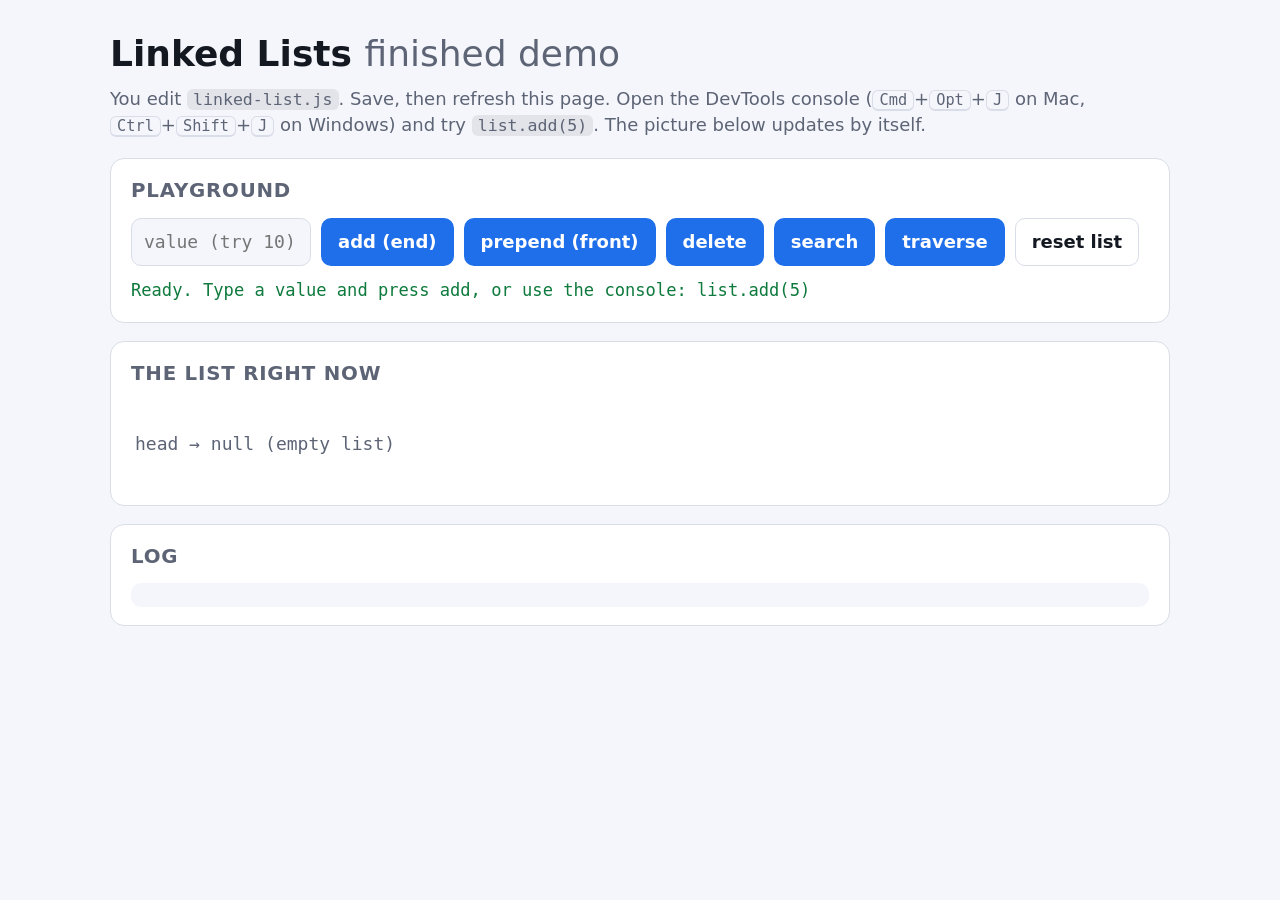
<file: solutions/index.html>
<!doctype html>
<html lang="en">
<head>
  <meta charset="utf-8">
  <meta name="viewport" content="width=device-width, initial-scale=1">
  <title>Linked Lists: Finished Demo</title>
  <link rel="stylesheet" href="styles.css">
</head>
<body>
  <header>
    <h1>Linked Lists <span class="muted">finished demo</span></h1>
    <p class="hint">
      You edit <code>linked-list.js</code>. Save, then refresh this page.
      Open the DevTools console (<kbd>Cmd</kbd>+<kbd>Opt</kbd>+<kbd>J</kbd> on Mac, <kbd>Ctrl</kbd>+<kbd>Shift</kbd>+<kbd>J</kbd> on Windows)
      and try <code>list.add(5)</code>. The picture below updates by itself.
    </p>
  </header>

  <main>
    <section class="panel">
      <h2>Playground</h2>
      <form id="controls" autocomplete="off">
        <input id="value" type="text" placeholder="value (try 10)" aria-label="value">
        <button type="button" data-op="add">add (end)</button>
        <button type="button" data-op="prepend">prepend (front)</button>
        <button type="button" data-op="delete">delete</button>
        <button type="button" data-op="search">search</button>
        <button type="button" data-op="traverse">traverse</button>
        <button type="button" data-op="reset" class="secondary">reset list</button>
      </form>
      <p id="status" class="status" aria-live="polite"></p>
    </section>

    <section class="panel">
      <h2>The list right now</h2>
      <div id="viz" class="viz" aria-live="polite"></div>
    </section>

    <section class="panel">
      <h2>Log</h2>
      <pre id="log" class="log"></pre>
    </section>
  </main>

  <!-- Order matters: the visualizer and your list must load before app.js wires the buttons. -->
  <script src="visualize.js"></script>
  <script src="linked-list.js"></script>
  <script src="app.js"></script>
</body>
</html>
</file>
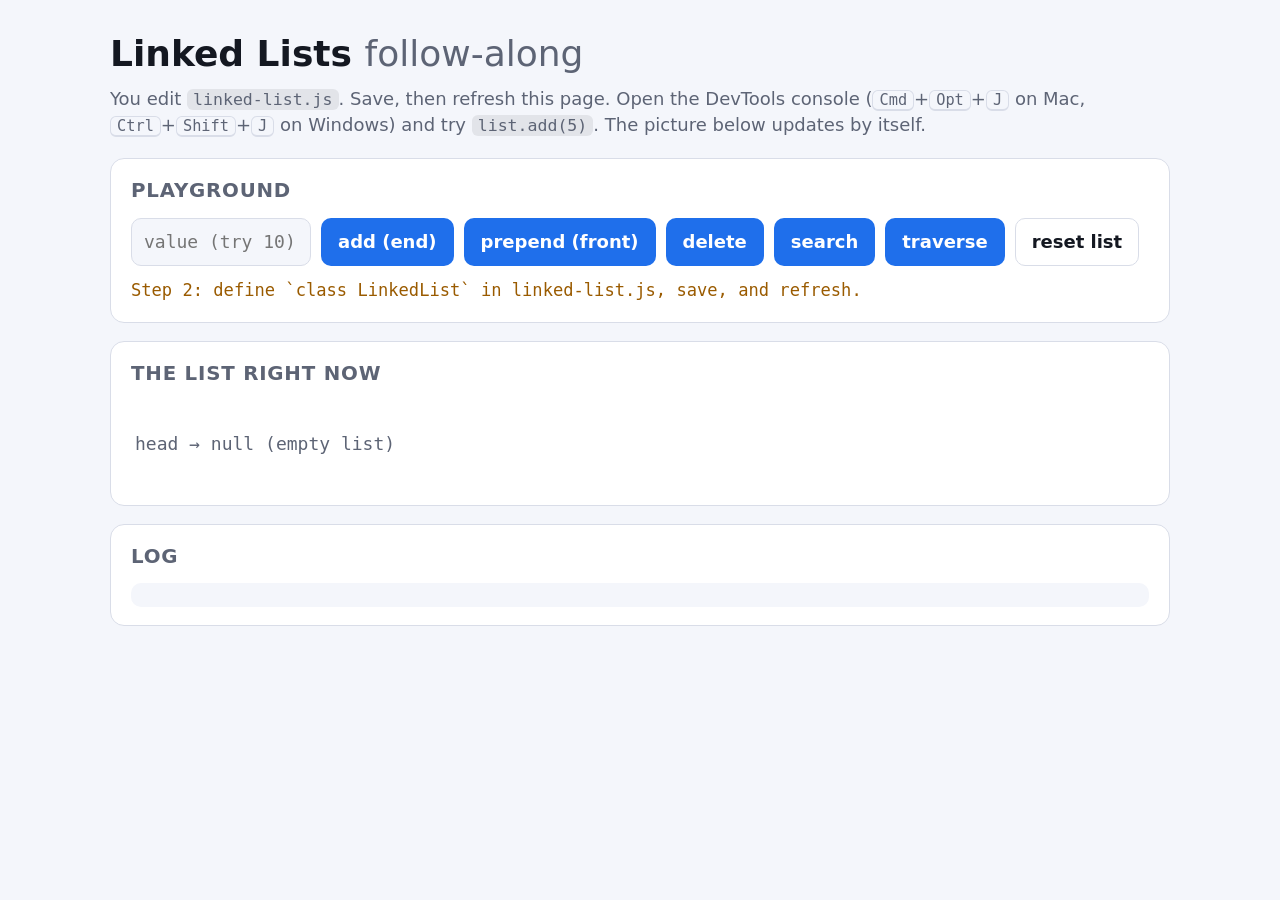
<file: starter/index.html>
<!doctype html>
<html lang="en">
<head>
  <meta charset="utf-8">
  <meta name="viewport" content="width=device-width, initial-scale=1">
  <title>Linked Lists: Follow Along</title>
  <link rel="stylesheet" href="styles.css">
</head>
<body>
  <header>
    <h1>Linked Lists <span class="muted">follow-along</span></h1>
    <p class="hint">
      You edit <code>linked-list.js</code>. Save, then refresh this page.
      Open the DevTools console (<kbd>Cmd</kbd>+<kbd>Opt</kbd>+<kbd>J</kbd> on Mac, <kbd>Ctrl</kbd>+<kbd>Shift</kbd>+<kbd>J</kbd> on Windows)
      and try <code>list.add(5)</code>. The picture below updates by itself.
    </p>
  </header>

  <main>
    <section class="panel">
      <h2>Playground</h2>
      <form id="controls" autocomplete="off">
        <input id="value" type="text" placeholder="value (try 10)" aria-label="value">
        <button type="button" data-op="add">add (end)</button>
        <button type="button" data-op="prepend">prepend (front)</button>
        <button type="button" data-op="delete">delete</button>
        <button type="button" data-op="search">search</button>
        <button type="button" data-op="traverse">traverse</button>
        <button type="button" data-op="reset" class="secondary">reset list</button>
      </form>
      <p id="status" class="status" aria-live="polite"></p>
    </section>

    <section class="panel">
      <h2>The list right now</h2>
      <div id="viz" class="viz" aria-live="polite"></div>
    </section>

    <section class="panel">
      <h2>Log</h2>
      <pre id="log" class="log"></pre>
    </section>
  </main>

  <!-- Order matters: the visualizer and your list must load before app.js wires the buttons. -->
  <script src="visualize.js"></script>
  <script src="linked-list.js"></script>
  <script src="app.js"></script>
</body>
</html>
</file>
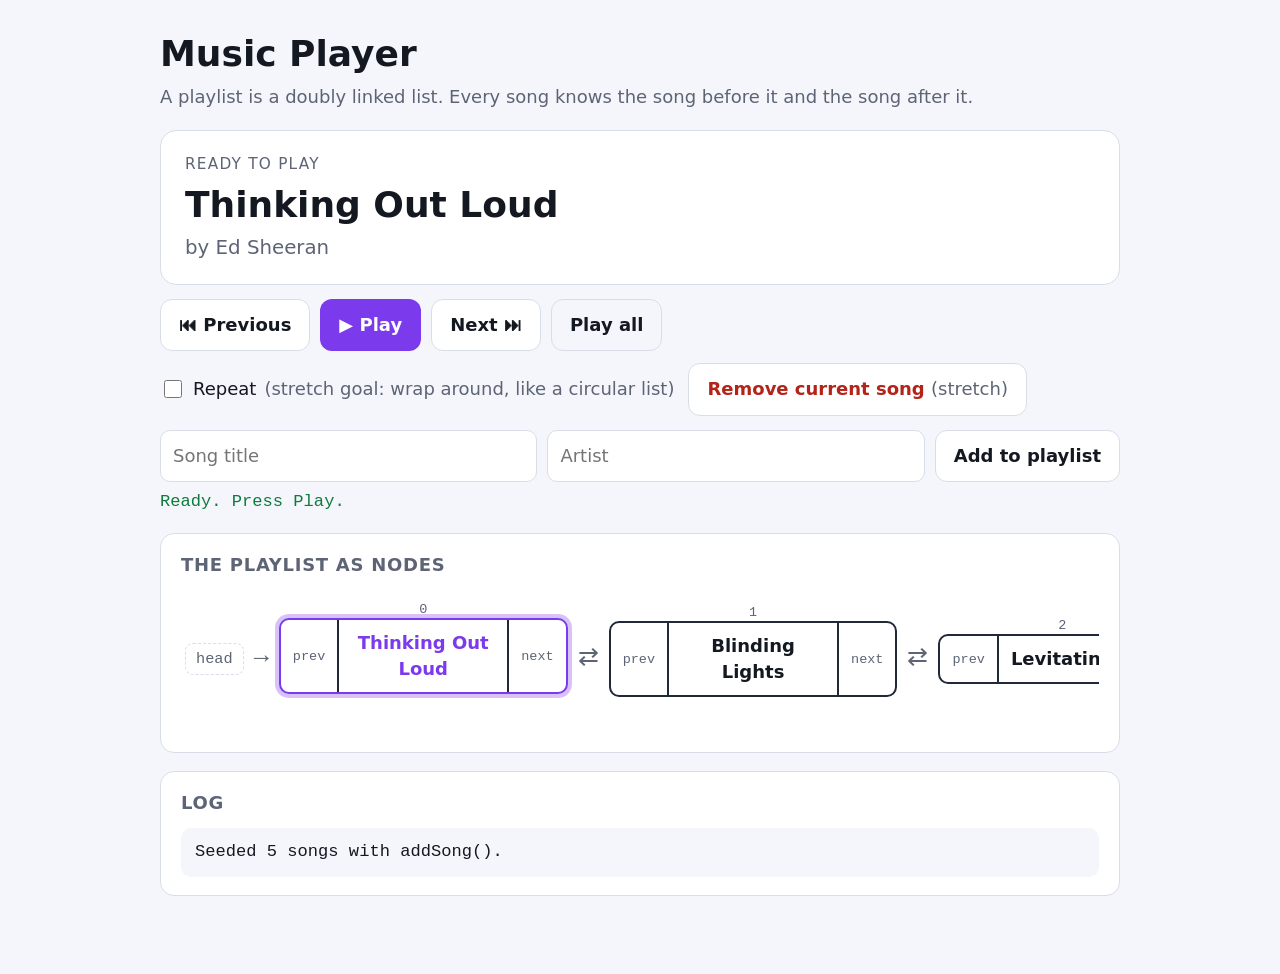
<file: solutions/music-player/index.html>
<!doctype html>
<html lang="en">
<head>
  <meta charset="utf-8">
  <meta name="viewport" content="width=device-width, initial-scale=1">
  <title>Music Player: Finished Demo</title>
  <link rel="stylesheet" href="styles.css">
</head>
<body>
  <main class="player">
    <h1>Music Player</h1>
    <p class="sub">A playlist is a doubly linked list. Every song knows the song before it and the song after it.</p>

    <section class="now-playing" id="nowPlaying">
      <p class="eyebrow" id="playState">Currently playing</p>
      <p class="title" id="songTitle">—</p>
      <p class="artist" id="songArtist"></p>
    </section>

    <div class="controls">
      <button id="prevBtn" type="button">⏮ Previous</button>
      <button id="playBtn" type="button" class="primary">▶ Play</button>
      <button id="nextBtn" type="button">Next ⏭</button>
      <button id="playAllBtn" type="button" class="secondary">Play all</button>
    </div>

    <div class="extras">
      <label class="toggle">
        <input type="checkbox" id="repeatToggle">
        Repeat <span class="muted">(stretch goal: wrap around, like a circular list)</span>
      </label>
      <button id="removeBtn" type="button" class="danger">Remove current song <span class="muted">(stretch)</span></button>
    </div>

    <form id="addForm" class="add" autocomplete="off">
      <input id="newTitle" placeholder="Song title" required aria-label="song title">
      <input id="newArtist" placeholder="Artist" aria-label="artist">
      <button type="submit">Add to playlist</button>
    </form>

    <p id="status" class="status" aria-live="polite"></p>

    <section class="panel">
      <h2>The playlist as nodes</h2>
      <div id="viz" class="viz"></div>
    </section>

    <section class="panel">
      <h2>Log</h2>
      <pre id="log" class="log"></pre>
    </section>
  </main>

  <script src="visualize.js"></script>
  <script src="player.js"></script>
  <script src="app.js"></script>
</body>
</html>
</file>
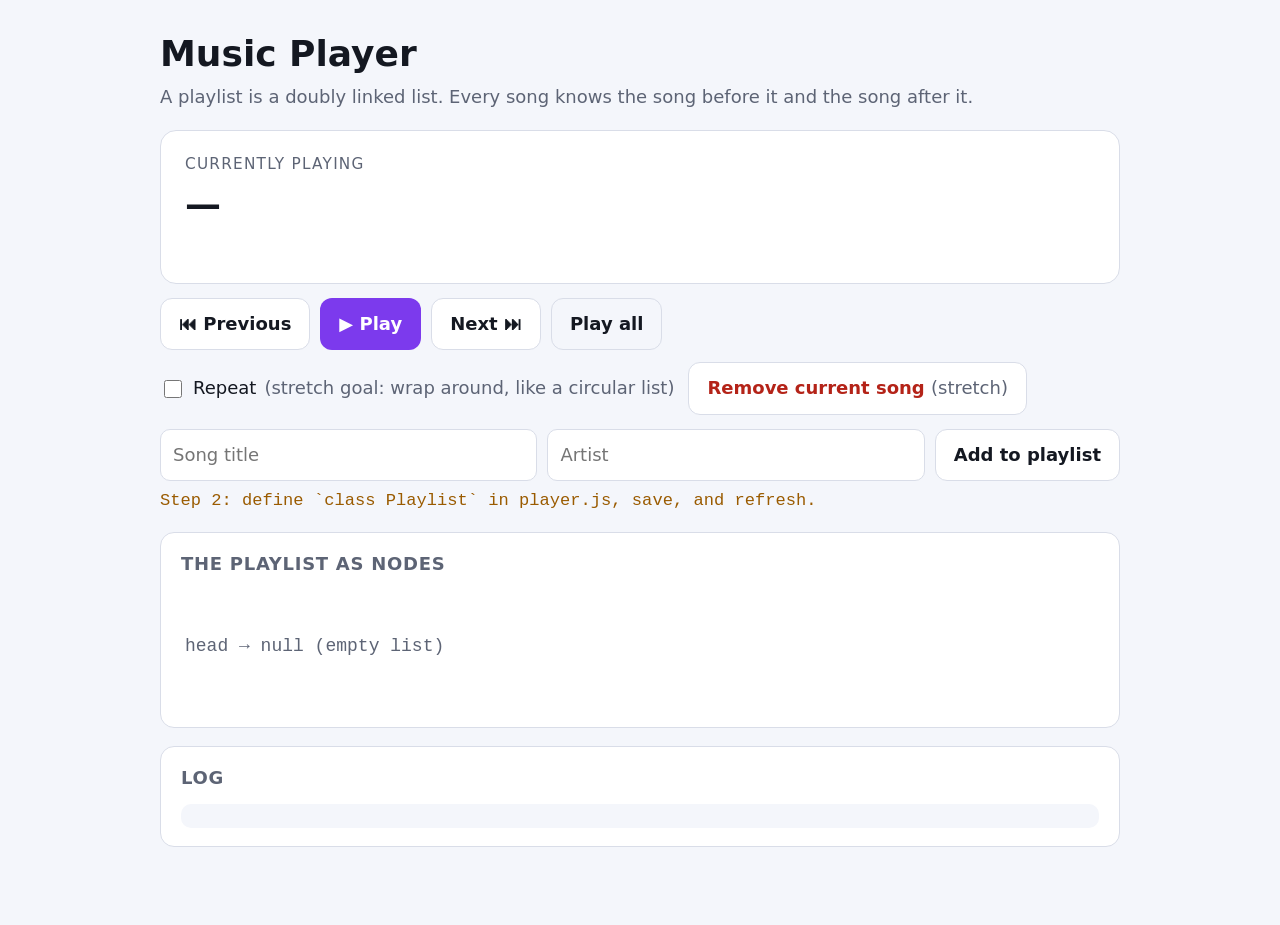
<file: starter/music-player/index.html>
<!doctype html>
<html lang="en">
<head>
  <meta charset="utf-8">
  <meta name="viewport" content="width=device-width, initial-scale=1">
  <title>Music Player: Doubly Linked List</title>
  <link rel="stylesheet" href="styles.css">
</head>
<body>
  <main class="player">
    <h1>Music Player</h1>
    <p class="sub">A playlist is a doubly linked list. Every song knows the song before it and the song after it.</p>

    <section class="now-playing" id="nowPlaying">
      <p class="eyebrow" id="playState">Currently playing</p>
      <p class="title" id="songTitle">—</p>
      <p class="artist" id="songArtist"></p>
    </section>

    <div class="controls">
      <button id="prevBtn" type="button">⏮ Previous</button>
      <button id="playBtn" type="button" class="primary">▶ Play</button>
      <button id="nextBtn" type="button">Next ⏭</button>
      <button id="playAllBtn" type="button" class="secondary">Play all</button>
    </div>

    <div class="extras">
      <label class="toggle">
        <input type="checkbox" id="repeatToggle">
        Repeat <span class="muted">(stretch goal: wrap around, like a circular list)</span>
      </label>
      <button id="removeBtn" type="button" class="danger">Remove current song <span class="muted">(stretch)</span></button>
    </div>

    <form id="addForm" class="add" autocomplete="off">
      <input id="newTitle" placeholder="Song title" required aria-label="song title">
      <input id="newArtist" placeholder="Artist" aria-label="artist">
      <button type="submit">Add to playlist</button>
    </form>

    <p id="status" class="status" aria-live="polite"></p>

    <section class="panel">
      <h2>The playlist as nodes</h2>
      <div id="viz" class="viz"></div>
    </section>

    <section class="panel">
      <h2>Log</h2>
      <pre id="log" class="log"></pre>
    </section>
  </main>

  <script src="visualize.js"></script>
  <script src="player.js"></script>
  <script src="app.js"></script>
</body>
</html>
</file>
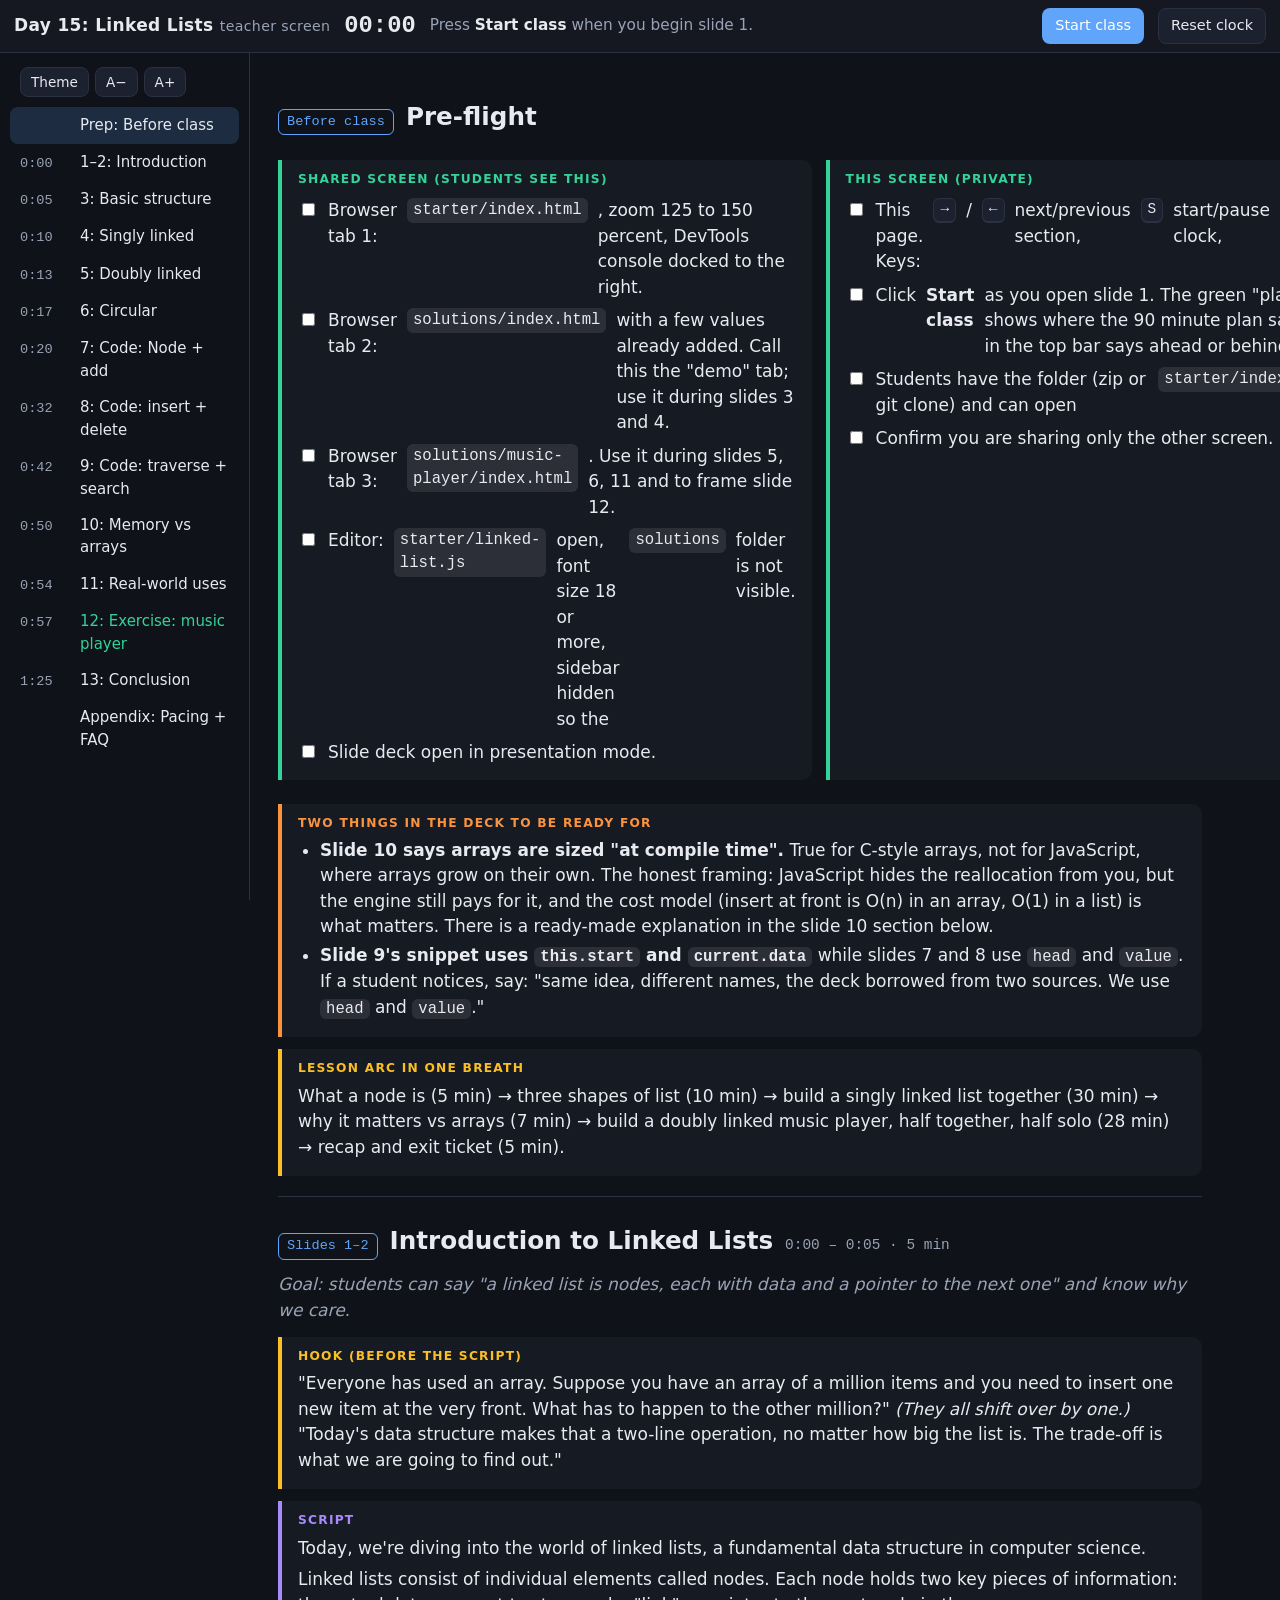
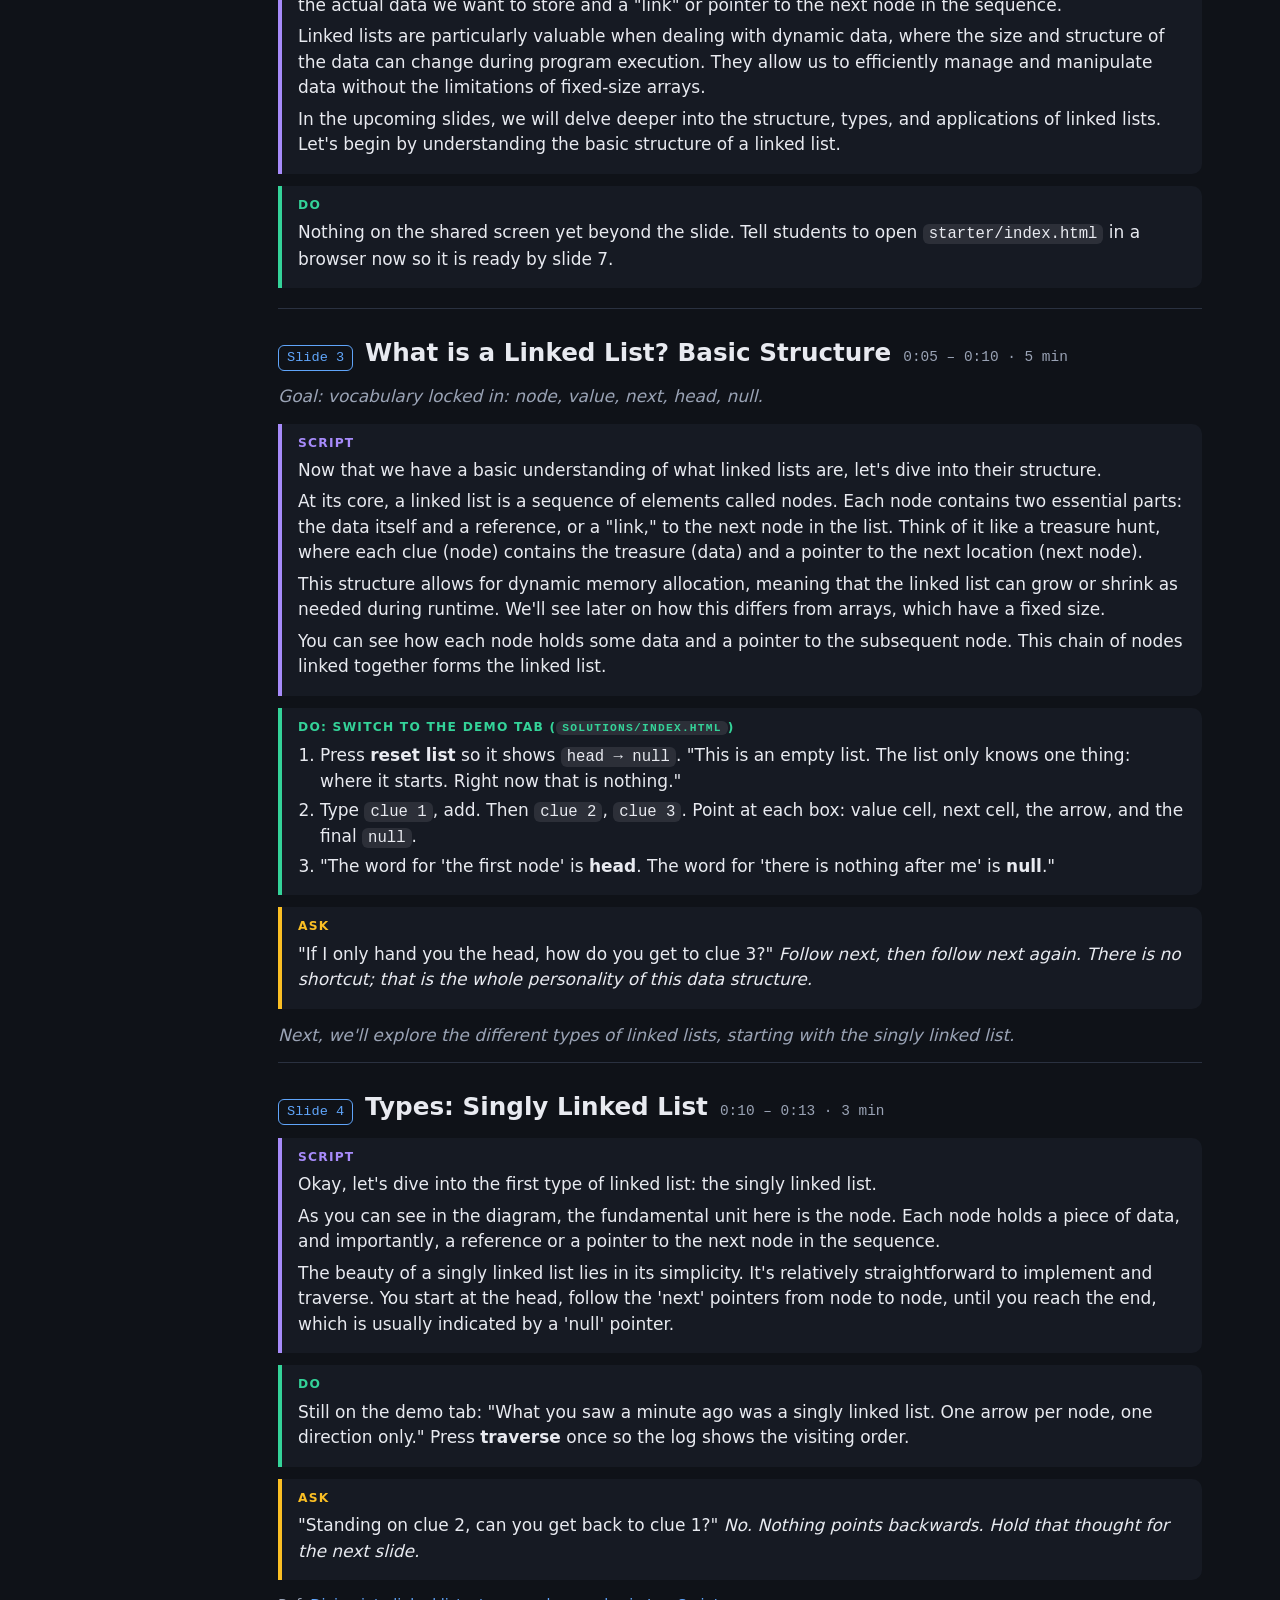
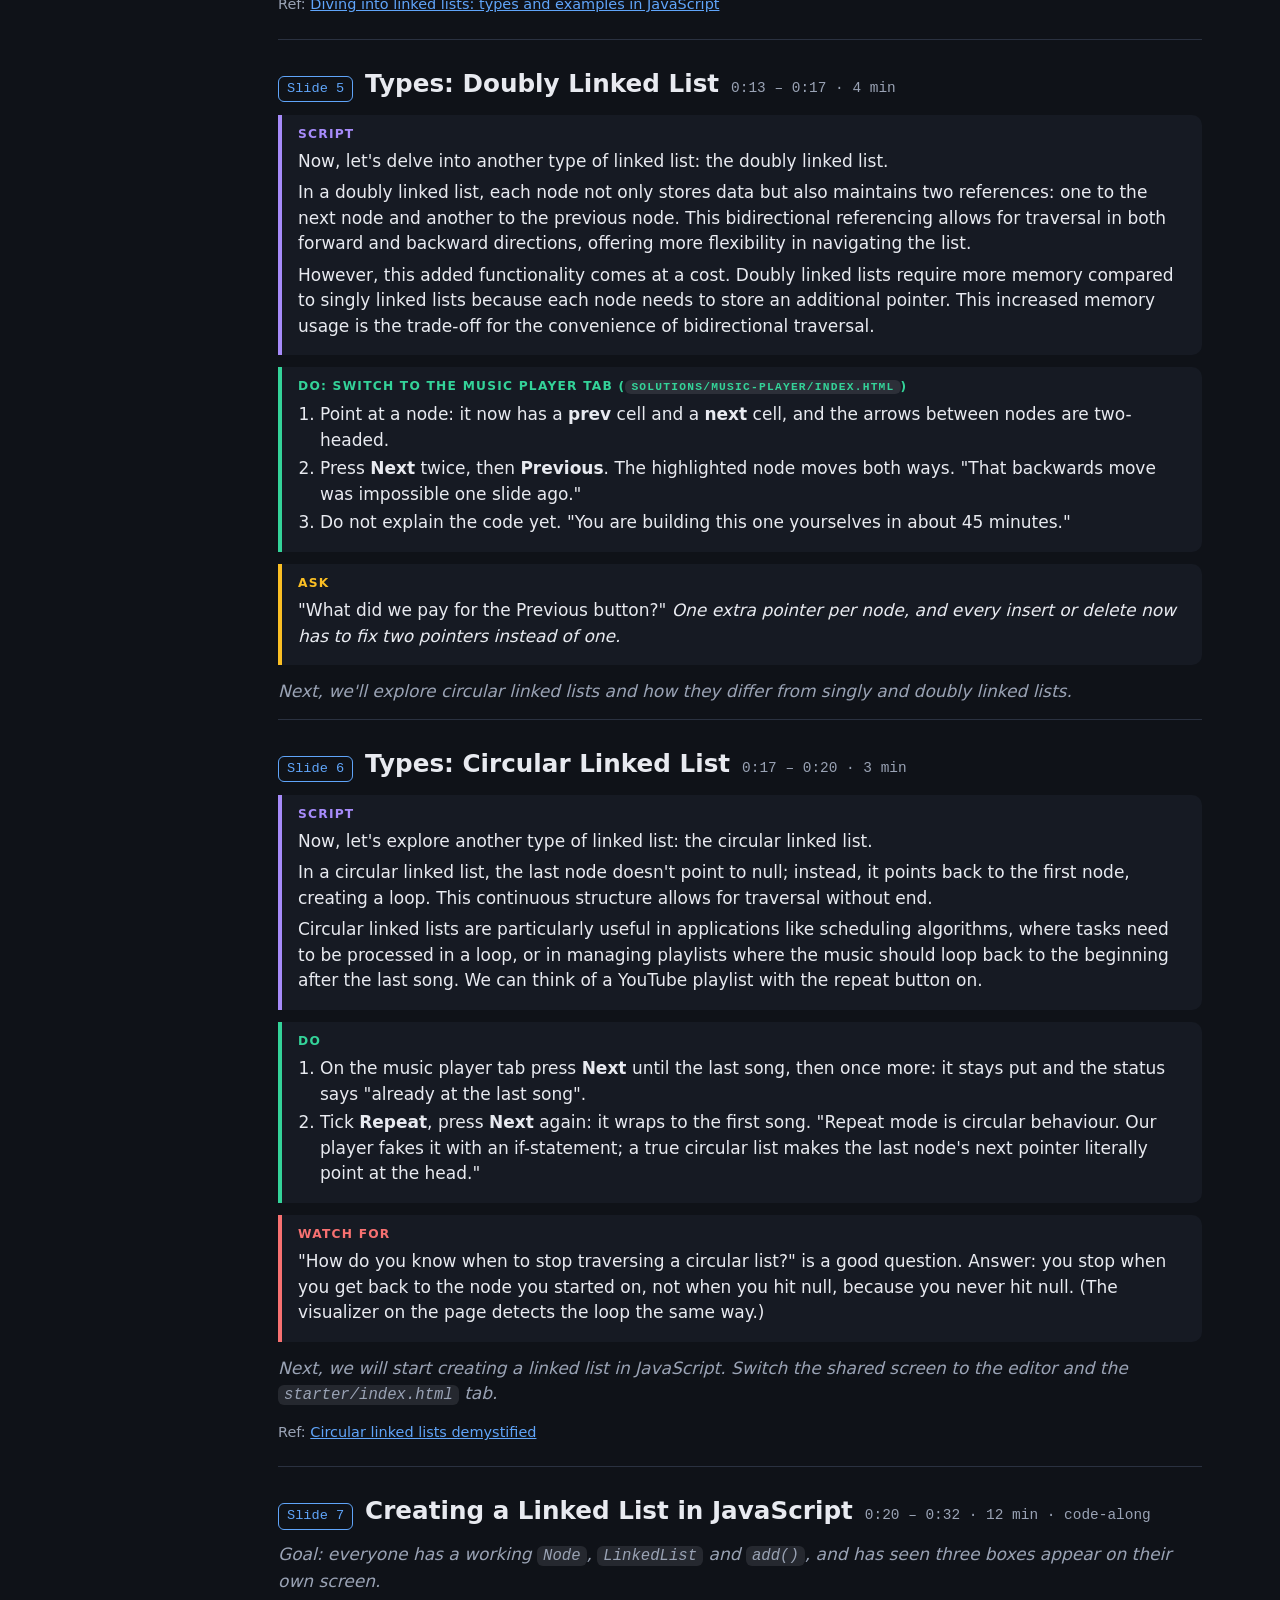
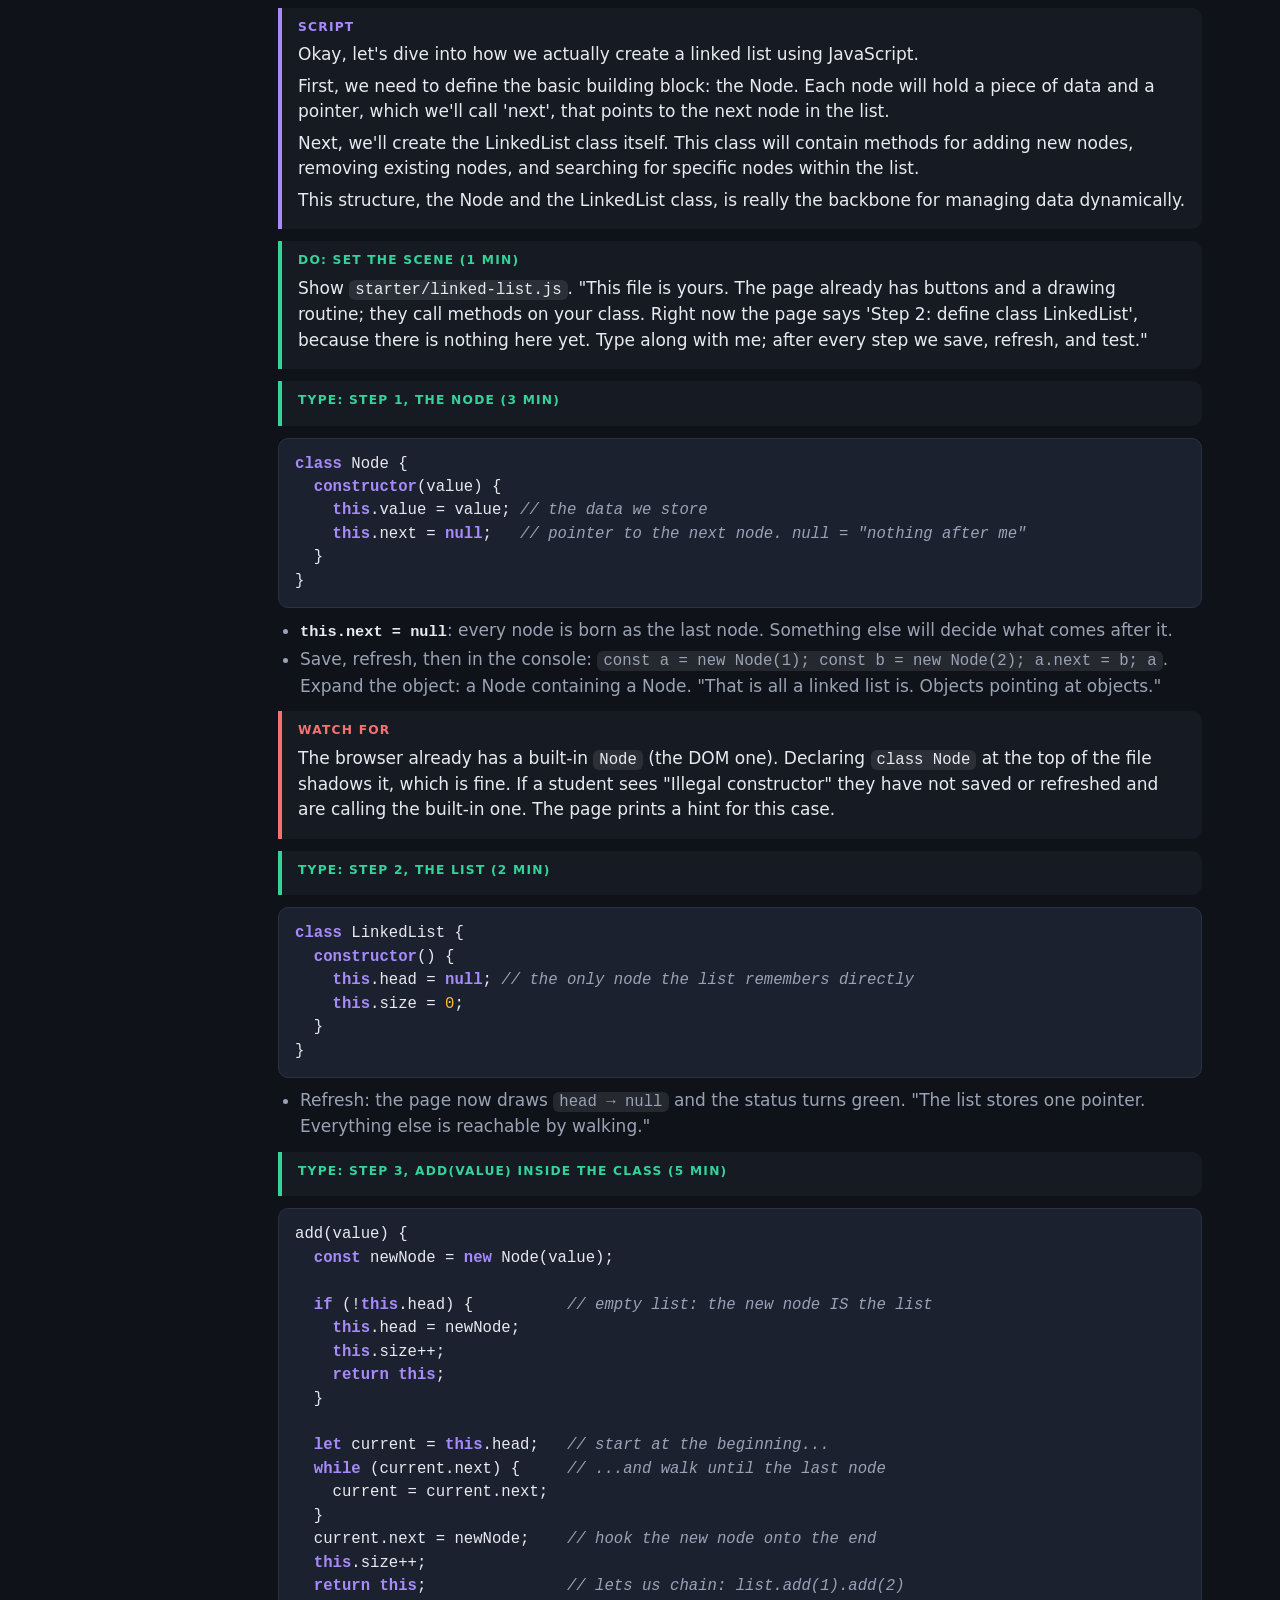
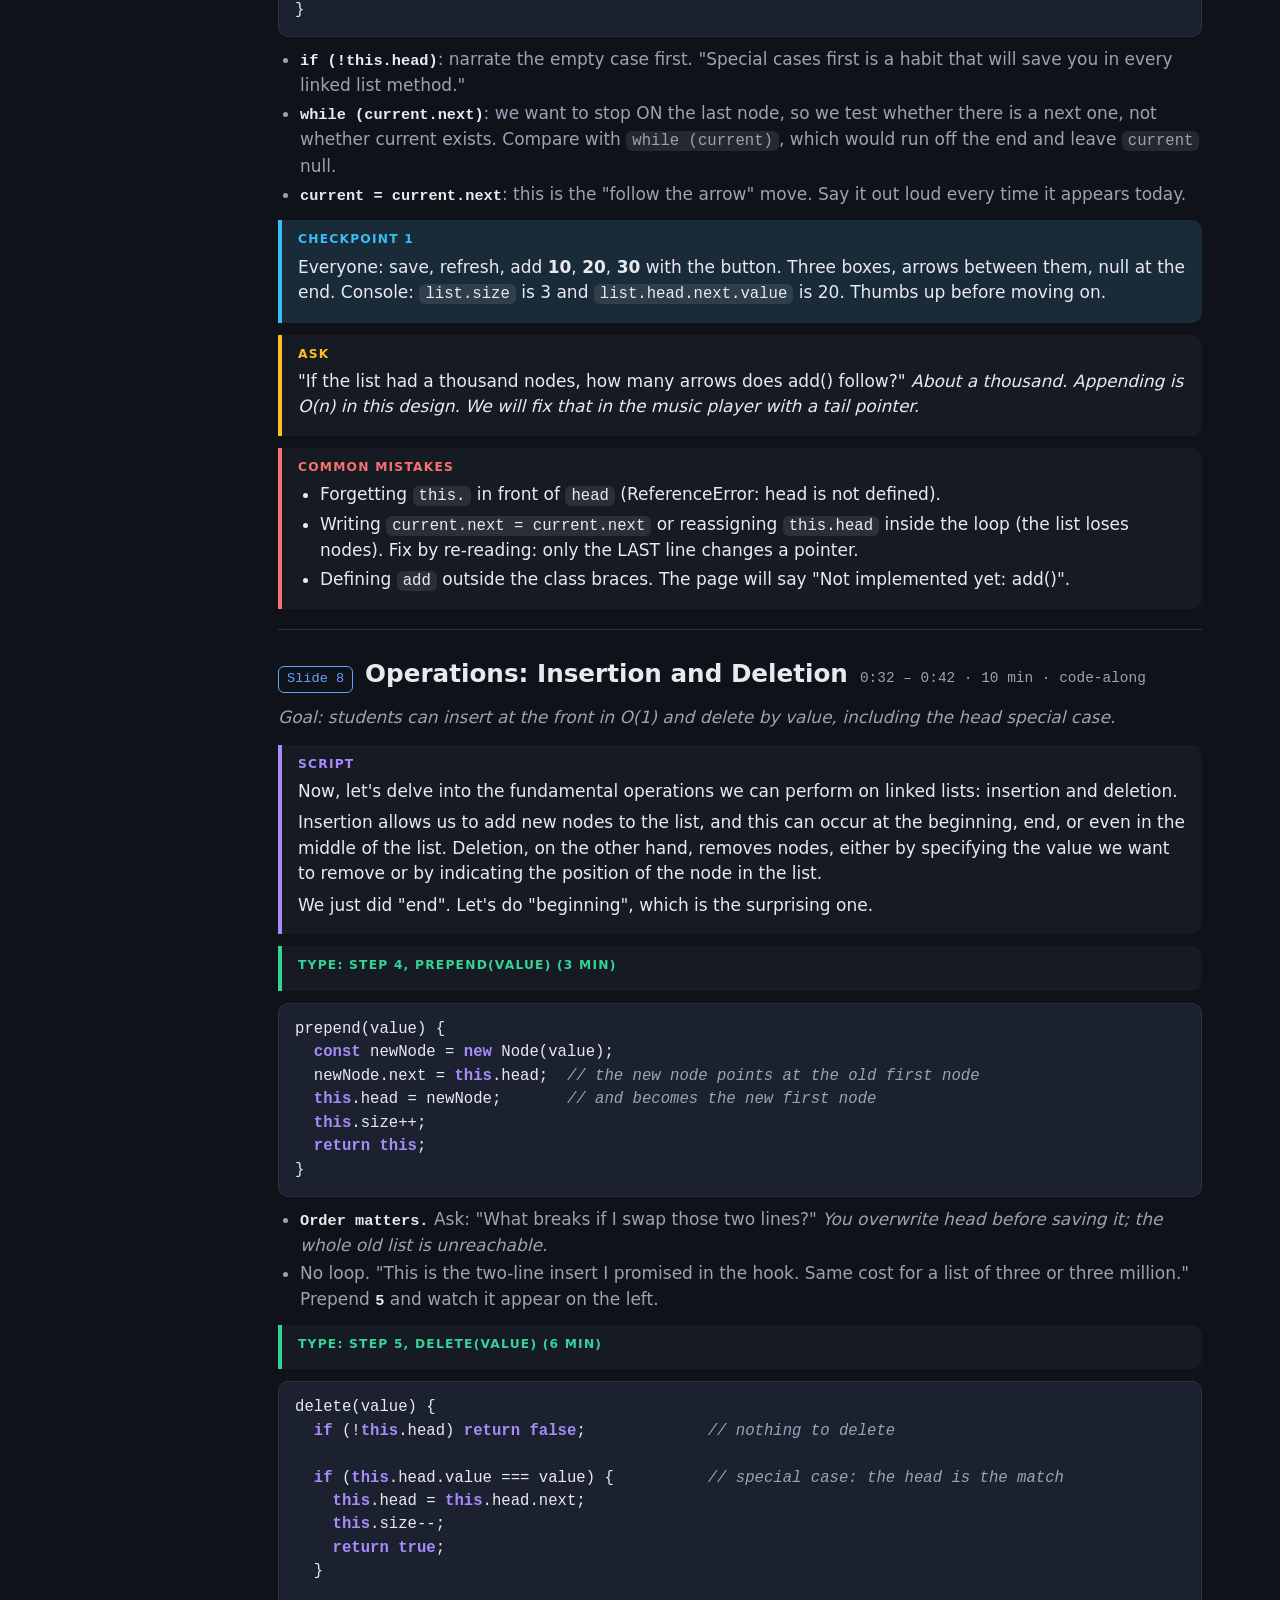
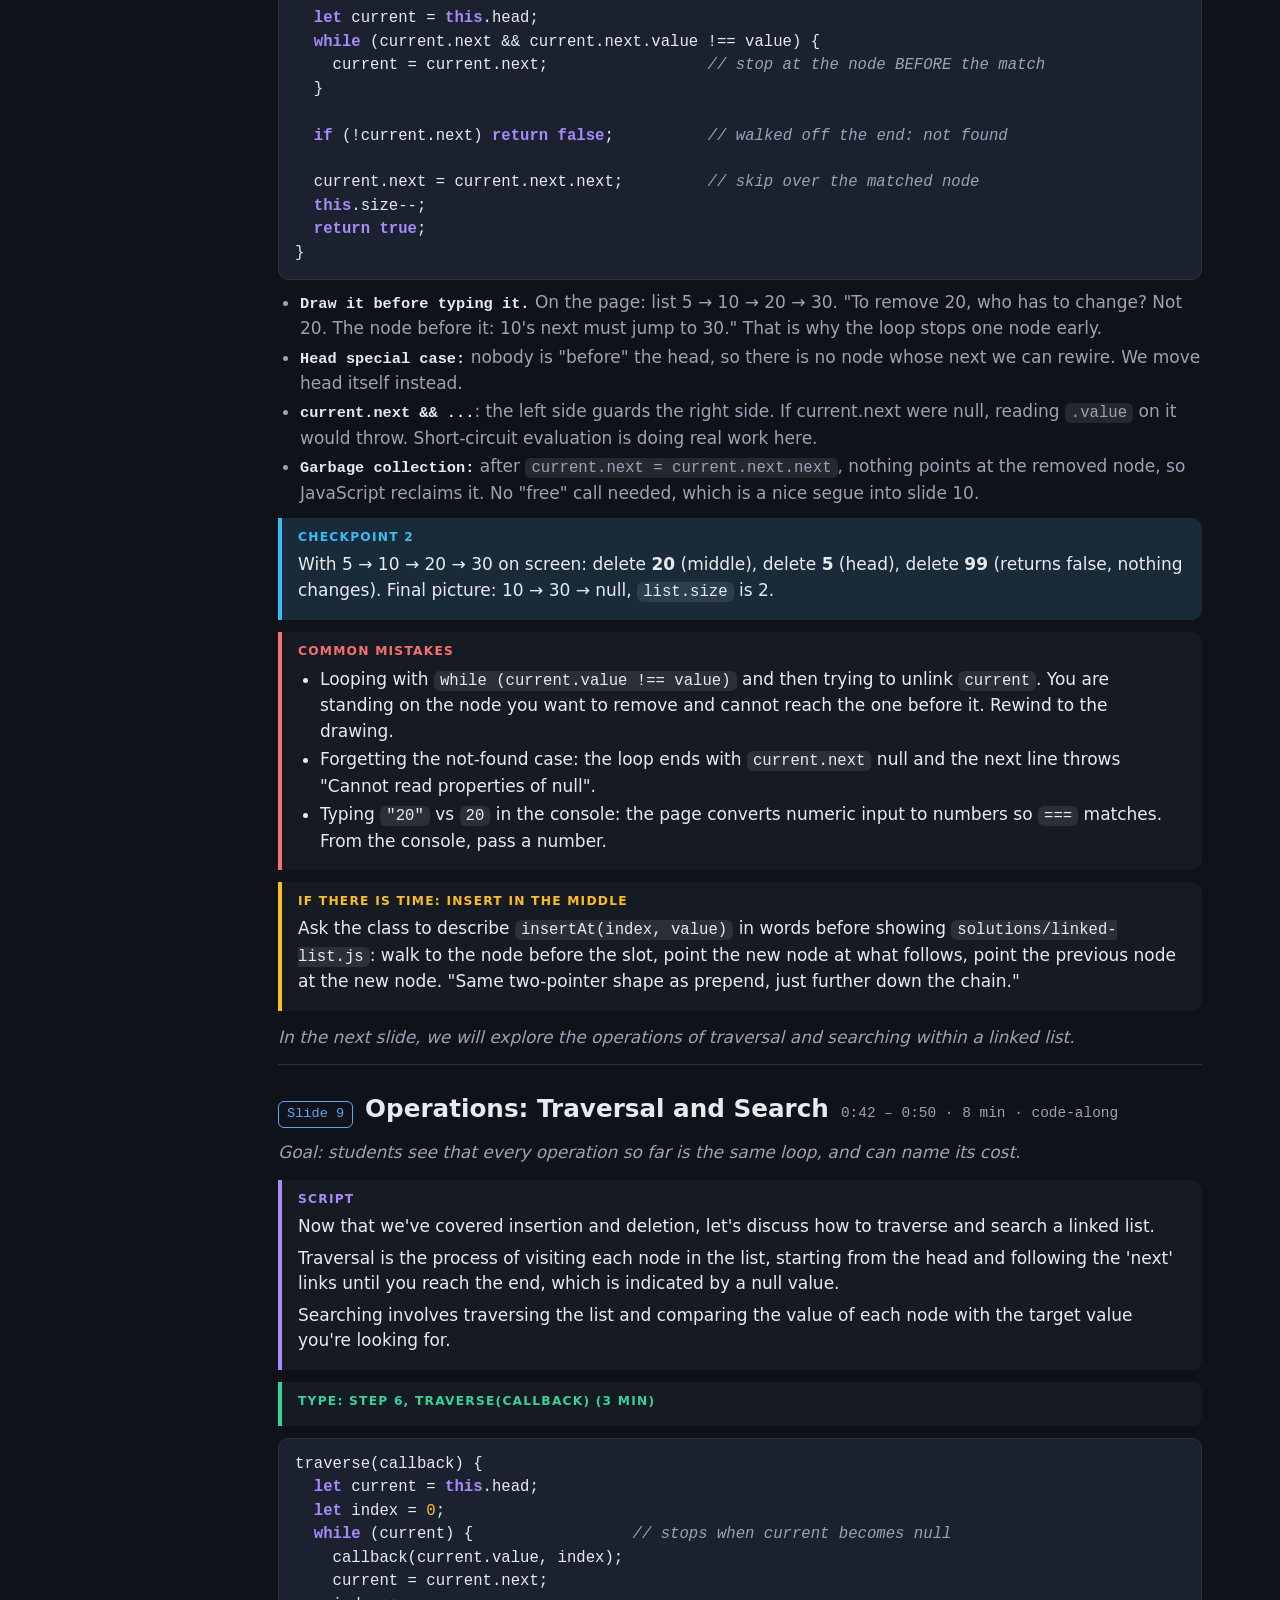
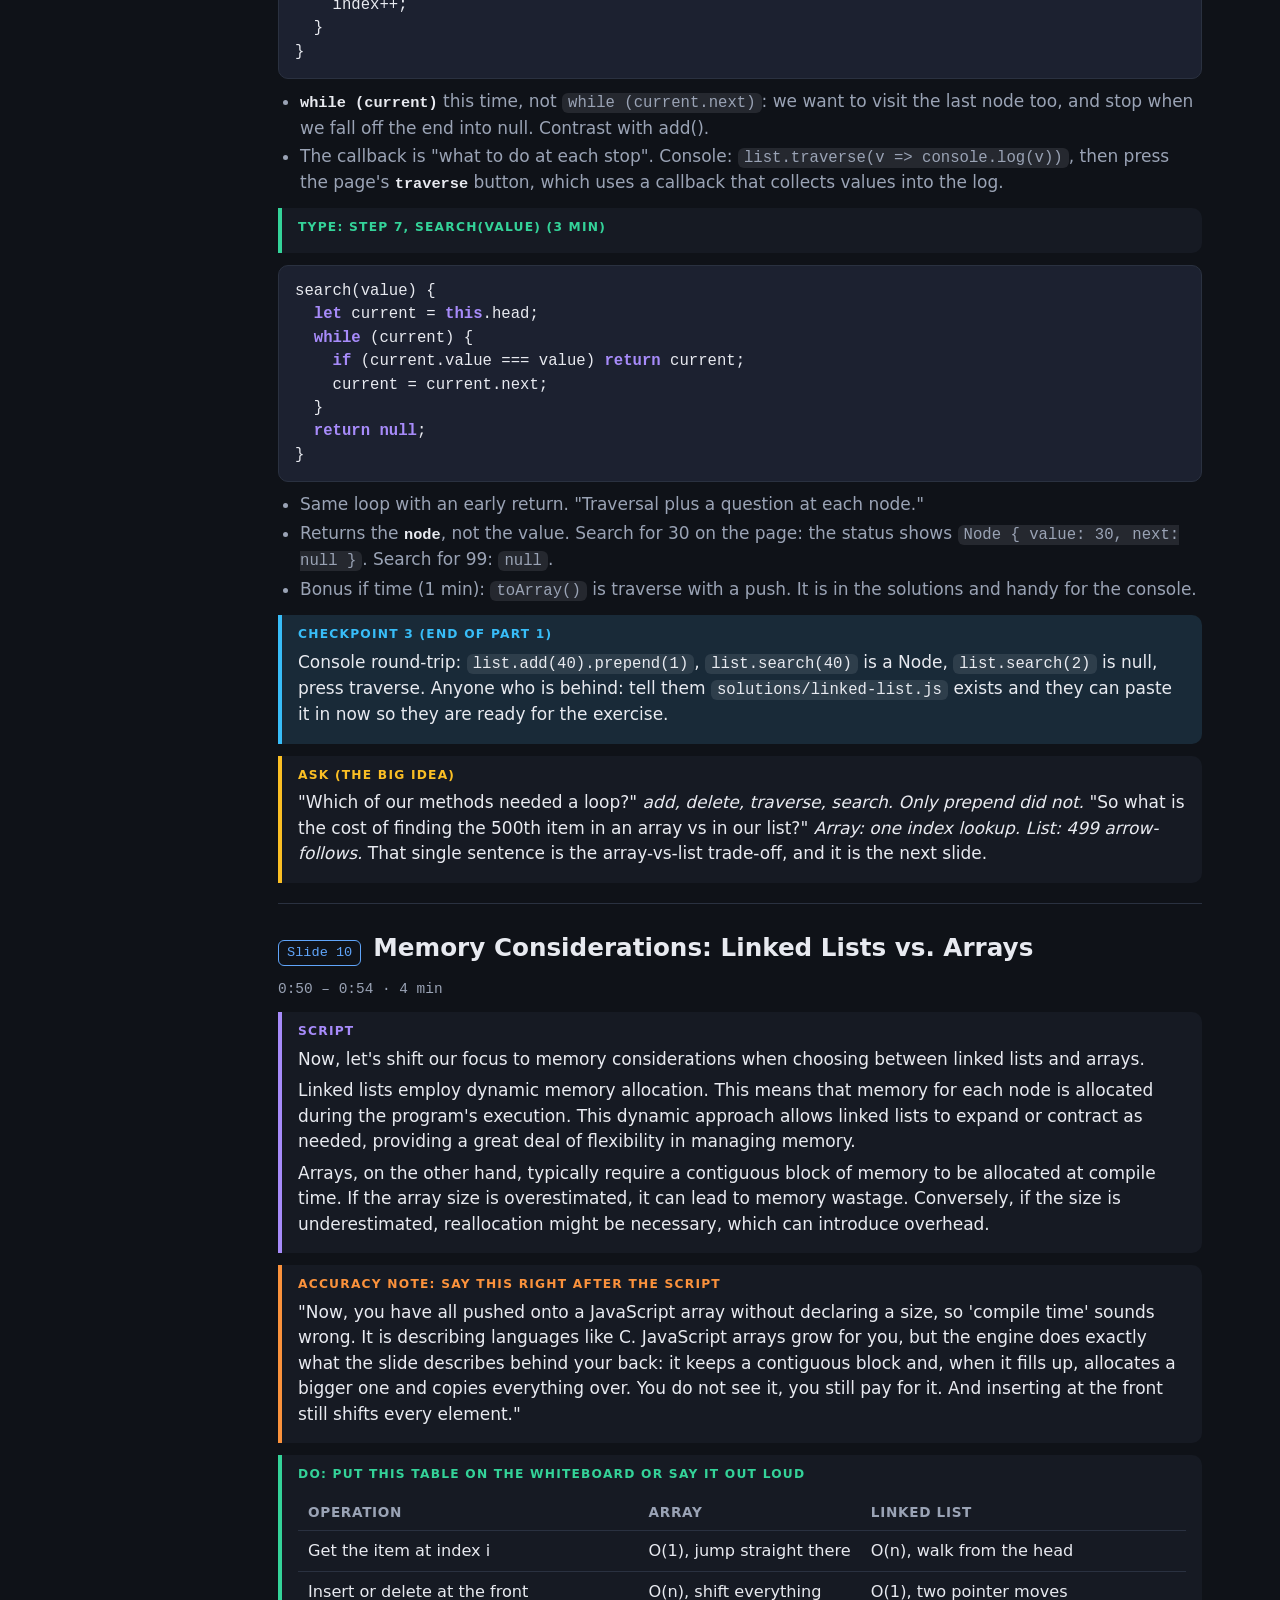
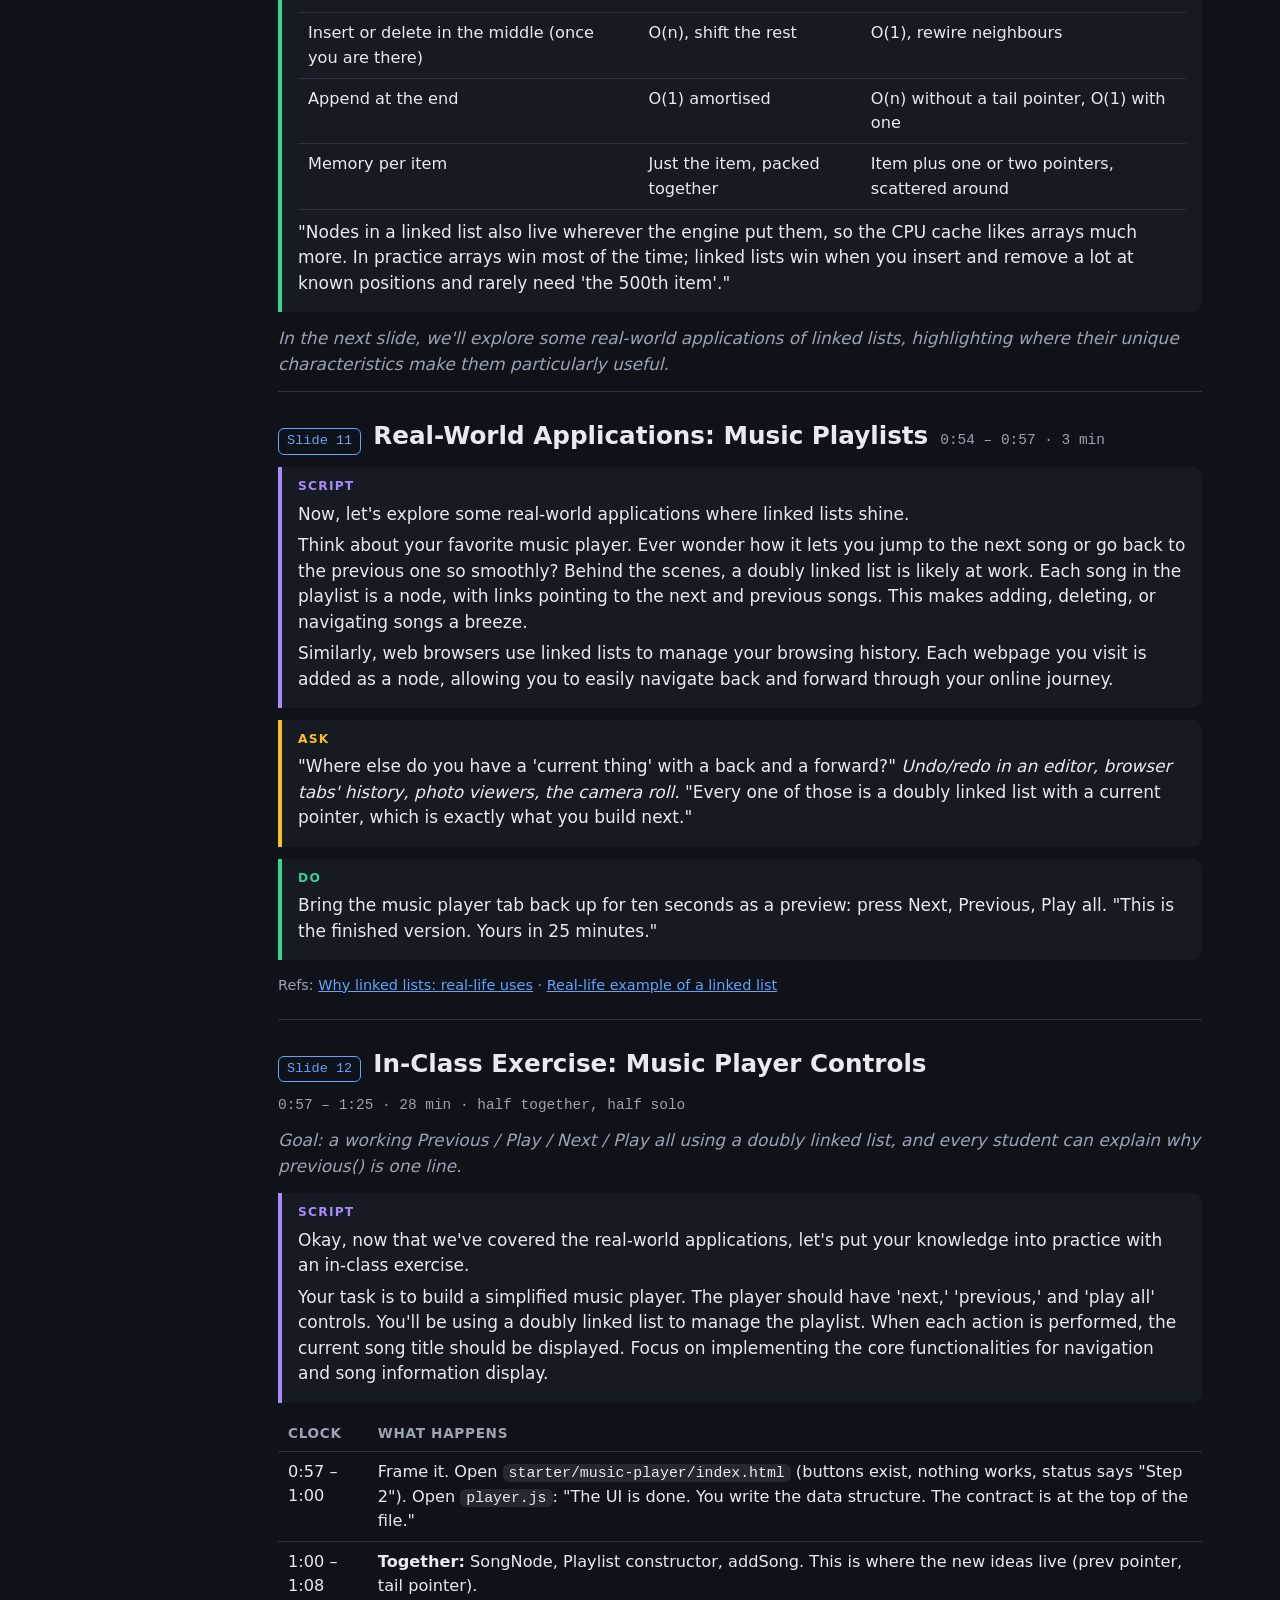
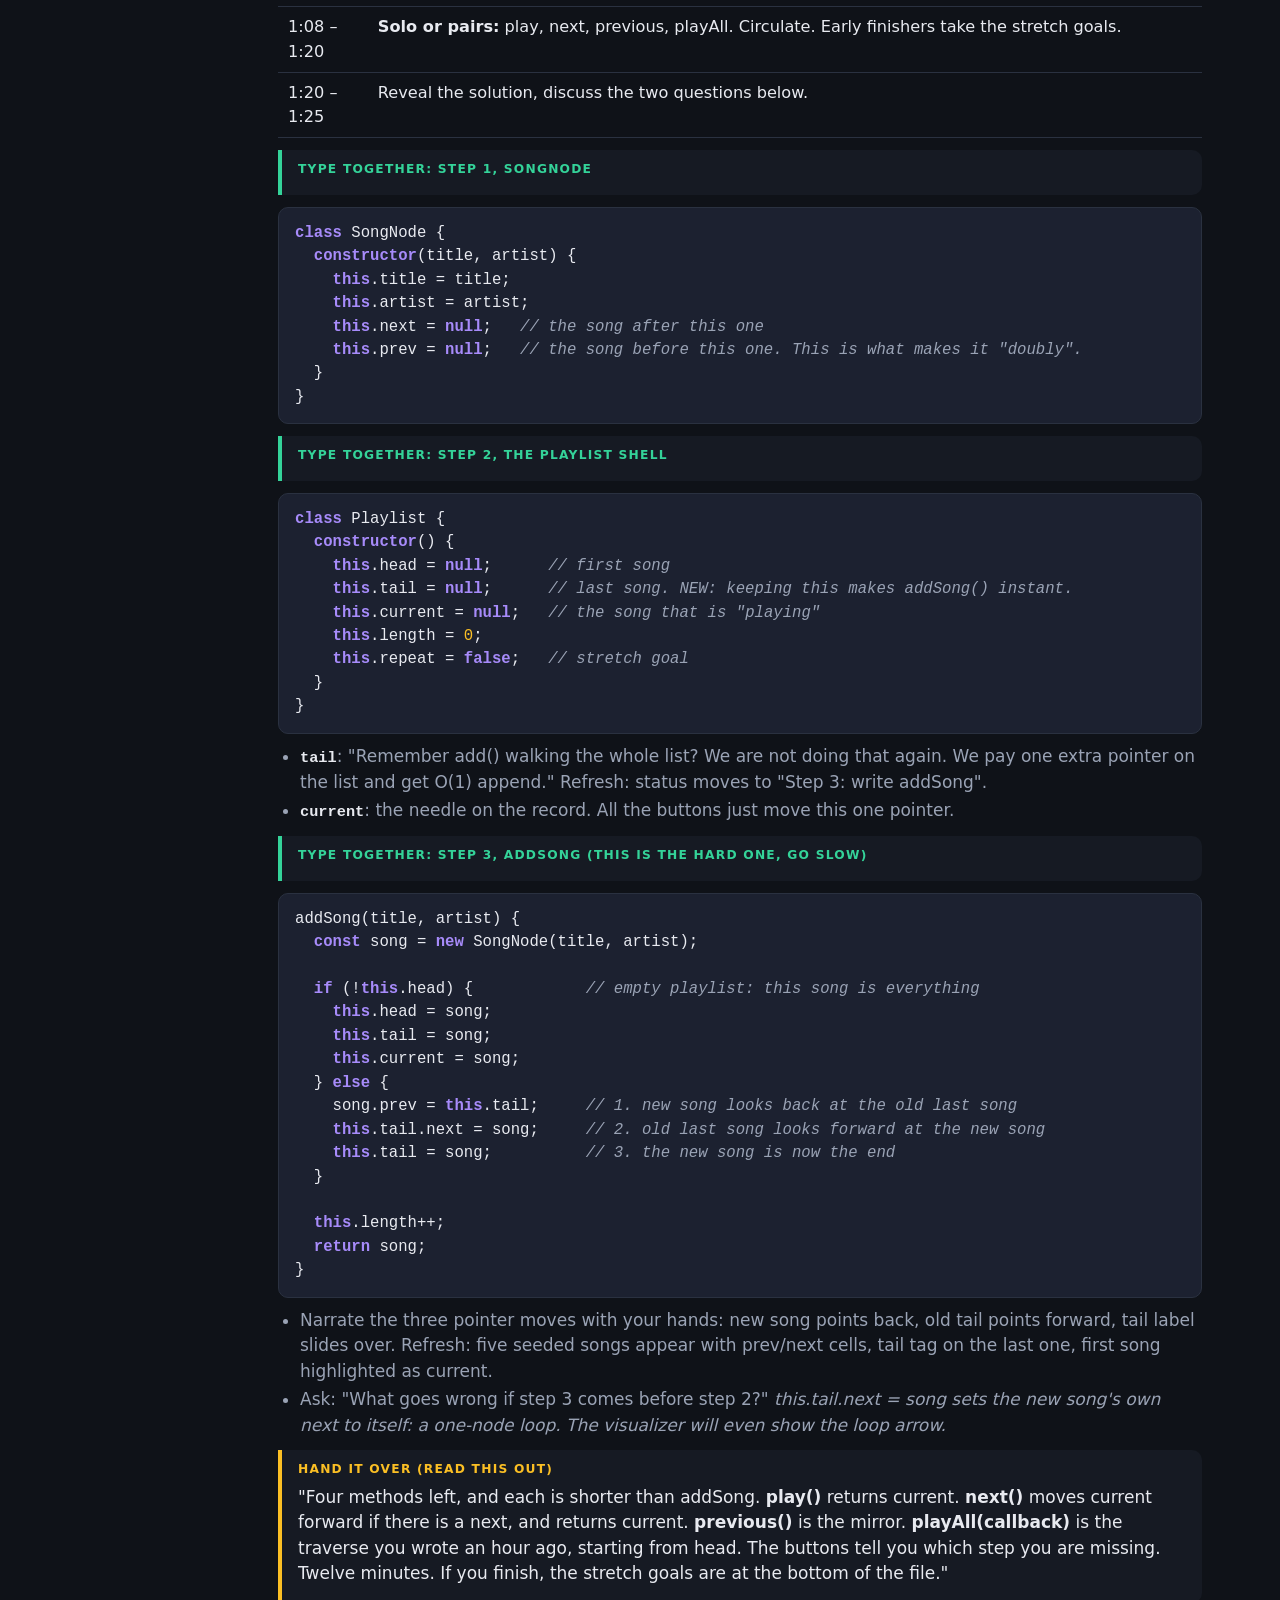
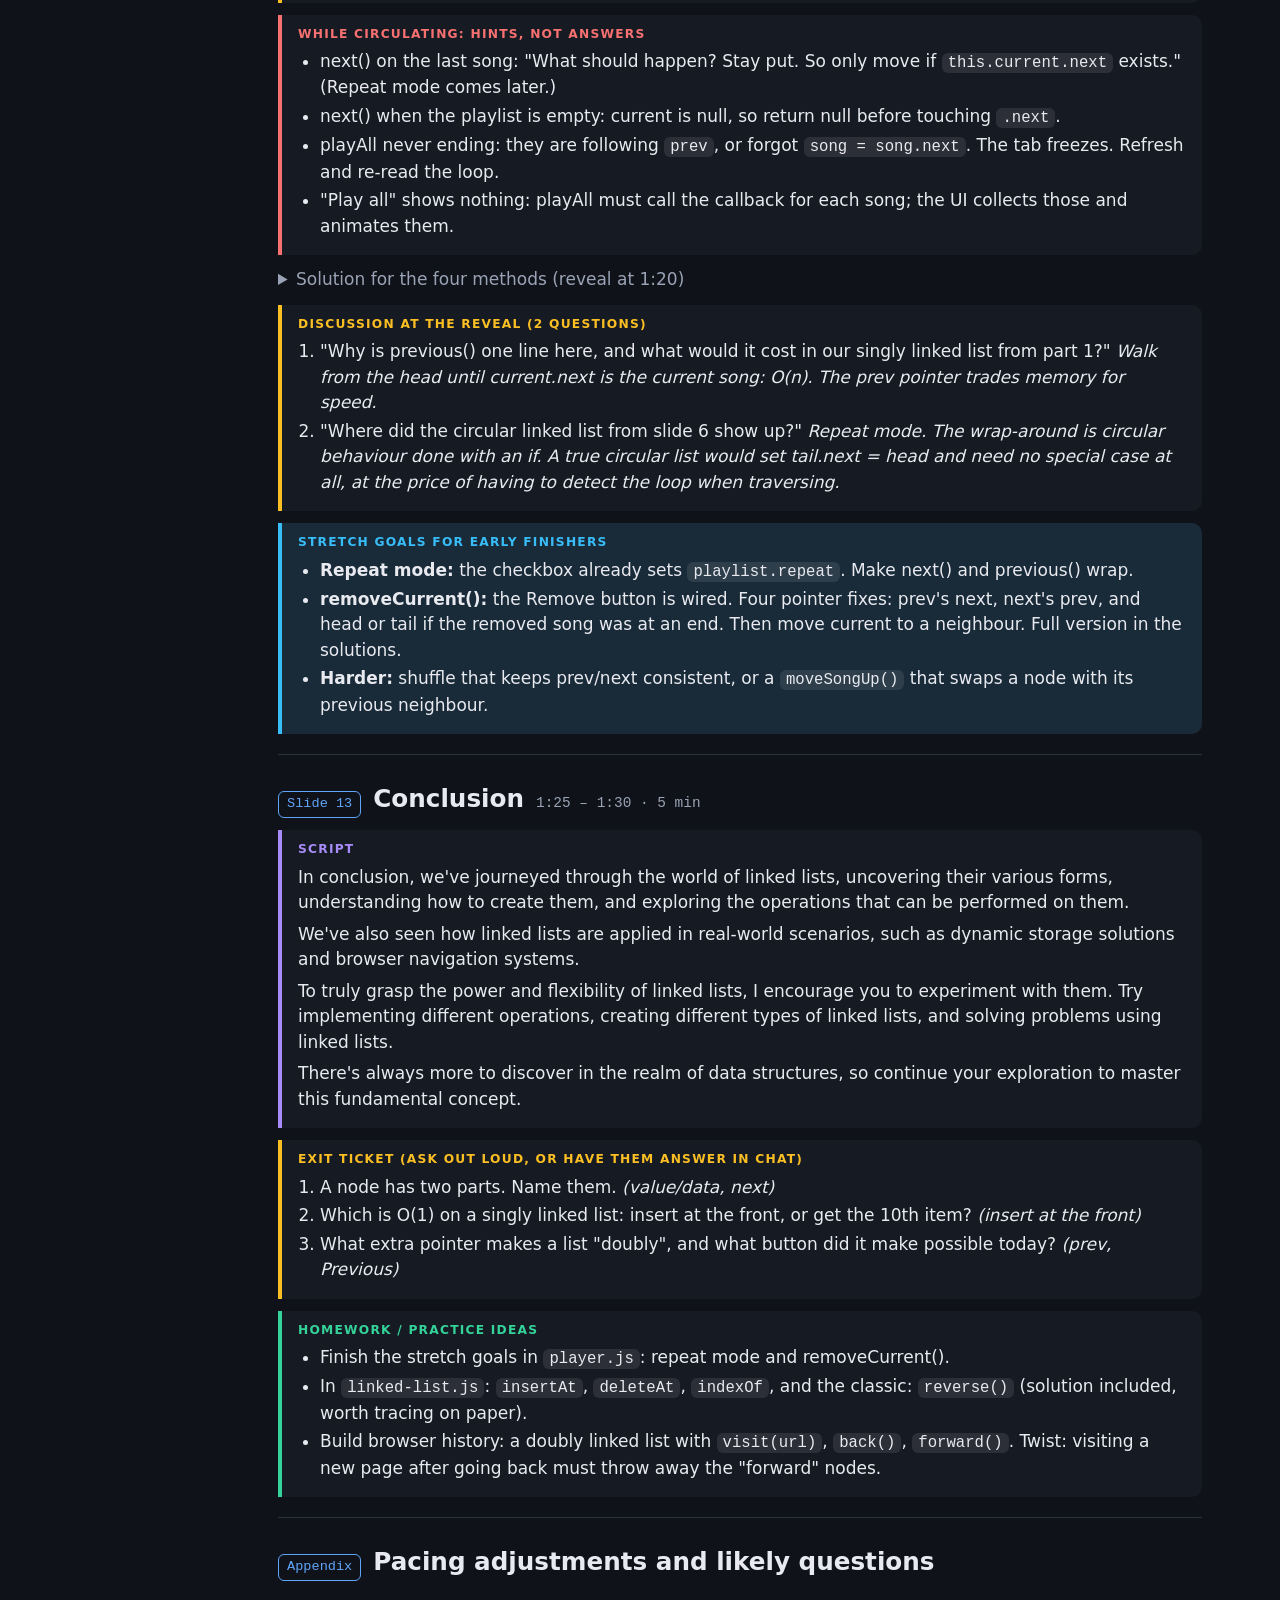
<file: teacher/notes.html>
<!doctype html>
<html lang="en">
<head>
<meta charset="utf-8">
<meta name="viewport" content="width=device-width, initial-scale=1">
<title>Linked Lists: Teacher Notes</title>
<style>
  :root {
    --bg: #0f1218; --panel: #161a23; --panel-2: #1c2130; --ink: #e8eaf0; --muted: #9aa3b5; --line: #2a3140;
    --accent: #60a5fa; --say: #a78bfa; --do: #34d399; --ask: #fbbf24; --watch: #f87171; --check: #38bdf8; --note: #fb923c;
    --mono: ui-monospace, SFMono-Regular, Menlo, Consolas, monospace;
    --sans: system-ui, -apple-system, "Segoe UI", Roboto, Helvetica, Arial, sans-serif;
    --fs: 17px;
    --top: 56px;
  }
  :root[data-theme="light"] {
    --bg: #f4f6fb; --panel: #ffffff; --panel-2: #eef1f8; --ink: #141821; --muted: #5d6475; --line: #d9dde8;
    --accent: #1f6feb; --say: #6d28d9; --do: #047857; --ask: #b45309; --watch: #b91c1c; --check: #0369a1; --note: #c2410c;
  }
  * { box-sizing: border-box; }
  html { font-size: var(--fs); scroll-behavior: smooth; }
  body { margin: 0; font-family: var(--sans); background: var(--bg); color: var(--ink); line-height: 1.5; }
  a { color: var(--accent); }
  code, pre, kbd { font-family: var(--mono); }
  code { background: color-mix(in srgb, var(--ink) 10%, transparent); padding: 1px 6px; border-radius: 6px; font-size: .92em; }
  kbd { border: 1px solid var(--line); border-bottom-width: 2px; border-radius: 6px; padding: 0 6px; font-size: .85em; background: var(--panel-2); }

  /* ---- Top bar ---- */
  .topbar {
    position: sticky; top: 0; z-index: 10;
    display: flex; flex-wrap: wrap; align-items: center; gap: 14px;
    padding: 8px 14px; background: color-mix(in srgb, var(--panel) 92%, transparent);
    backdrop-filter: blur(8px); border-bottom: 1px solid var(--line);
  }
  .topbar h1 { font-size: 1rem; margin: 0; letter-spacing: .02em; white-space: nowrap; }
  .tools { display: flex; gap: 6px; padding: 0 10px 10px; }
  .tools button { font: inherit; font-size: .8rem; padding: 4px 10px; border-radius: 8px; border: 1px solid var(--line); background: var(--panel-2); color: var(--ink); cursor: pointer; }
  .topbar h1 small { color: var(--muted); font-weight: 400; }
  .clock { font-family: var(--mono); font-size: 1.4rem; font-weight: 700; min-width: 5ch; }
  .plan { font-size: .9rem; color: var(--muted); white-space: nowrap; overflow: hidden; text-overflow: ellipsis; max-width: 40vw; }
  .plan b { color: var(--ink); }
  .pace { font-size: .85rem; padding: 3px 10px; border-radius: 999px; border: 1px solid var(--line); }
  .pace.ok { color: var(--do); border-color: var(--do); }
  .pace.behind { color: var(--watch); border-color: var(--watch); }
  .pace.ahead { color: var(--check); border-color: var(--check); }
  .spacer { flex: 1; }
  .topbar button {
    font: inherit; font-size: .85rem; padding: 6px 12px; border-radius: 8px;
    border: 1px solid var(--line); background: var(--panel-2); color: var(--ink); cursor: pointer;
  }
  .topbar button.primary { background: var(--accent); color: #fff; border-color: transparent; }

  /* ---- Layout ---- */
  .layout { display: grid; grid-template-columns: 250px minmax(0, 1fr); gap: 0; }
  nav.timeline {
    position: sticky; top: var(--top); align-self: start; height: calc(100vh - var(--top)); overflow: auto;
    padding: 14px 10px; border-right: 1px solid var(--line);
  }
  nav.timeline a {
    display: grid; grid-template-columns: 52px 1fr; gap: 8px; align-items: baseline;
    padding: 7px 10px; border-radius: 8px; color: var(--ink); text-decoration: none; font-size: .88rem;
  }
  nav.timeline a .t { font-family: var(--mono); color: var(--muted); font-size: .8rem; }
  nav.timeline a:hover { background: var(--panel-2); }
  nav.timeline a.active { background: color-mix(in srgb, var(--accent) 18%, transparent); }
  nav.timeline a.plan-now::after { content: "plan"; font-size: .7rem; color: var(--do); margin-left: 6px; }
  nav.timeline a.exercise { color: var(--do); }
  main { padding: 20px 28px 50vh; max-width: 980px; }

  /* ---- Sections ---- */
  section.step { padding: 26px 0 8px; border-bottom: 1px solid var(--line); scroll-margin-top: calc(var(--top) + 8px); }
  .step-head { display: flex; flex-wrap: wrap; align-items: baseline; gap: 12px; margin-bottom: 12px; }
  .step-head h2 { margin: 0; font-size: 1.45rem; }
  .slide { font-family: var(--mono); font-size: .8rem; color: var(--accent); border: 1px solid var(--accent); border-radius: 6px; padding: 2px 8px; }
  .time { font-family: var(--mono); font-size: .85rem; color: var(--muted); }
  .goal { color: var(--muted); margin: 0 0 14px; font-style: italic; }

  .block { border-left: 4px solid var(--line); padding: 10px 16px; margin: 12px 0; border-radius: 0 10px 10px 0; background: var(--panel); }
  .block > .label { display: block; font-size: .72rem; letter-spacing: .1em; text-transform: uppercase; font-weight: 700; margin-bottom: 6px; }
  .block p { margin: 6px 0; }
  .block ul, .block ol { margin: 6px 0; padding-left: 22px; }
  .block li { margin: 3px 0; }
  .say { border-color: var(--say); } .say .label { color: var(--say); }
  .do { border-color: var(--do); } .do .label { color: var(--do); }
  .ask { border-color: var(--ask); } .ask .label { color: var(--ask); }
  .watch { border-color: var(--watch); } .watch .label { color: var(--watch); }
  .checkpoint { border-color: var(--check); background: color-mix(in srgb, var(--check) 10%, var(--panel)); } .checkpoint .label { color: var(--check); }
  .note { border-color: var(--note); } .note .label { color: var(--note); }
  .transition { color: var(--muted); font-style: italic; margin: 14px 0 6px; }
  details { margin: 6px 0; } summary { cursor: pointer; color: var(--muted); }

  pre.code {
    margin: 10px 0; padding: 14px 16px; border-radius: 10px; background: var(--panel-2);
    border: 1px solid var(--line); overflow: auto; font-size: .92rem; line-height: 1.5; tab-size: 2;
  }
  pre.code code { background: none; padding: 0; border-radius: 0; font-size: inherit; }
  pre.code .c { color: var(--muted); font-style: italic; }
  pre.code .s { color: var(--do); }
  pre.code .k { color: var(--say); font-weight: 600; }
  pre.code .n { color: var(--ask); }
  .why { margin: 4px 0 10px; padding-left: 22px; color: var(--muted); }
  .why li { margin: 3px 0; }
  .why b { color: var(--ink); font-family: var(--mono); font-weight: 600; font-size: .9em; }

  table { border-collapse: collapse; width: 100%; margin: 10px 0; font-size: .95rem; }
  th, td { text-align: left; padding: 8px 10px; border-bottom: 1px solid var(--line); vertical-align: top; }
  th { color: var(--muted); font-weight: 600; font-size: .8rem; text-transform: uppercase; letter-spacing: .05em; }

  .checklist label { display: flex; gap: 10px; align-items: flex-start; padding: 4px 0; }
  .checklist input { margin-top: 5px; }
  .two { display: grid; grid-template-columns: 1fr 1fr; gap: 14px; }
  .refs { font-size: .85rem; color: var(--muted); }
  .refs a { word-break: break-all; }
  @media (max-width: 900px) { .layout { grid-template-columns: 1fr; } nav.timeline { display: none; } .two { grid-template-columns: 1fr; } }
</style>
</head>
<body>

<header class="topbar">
  <h1>Day 15: Linked Lists <small>teacher screen</small></h1>
  <div class="clock" id="clock">00:00</div>
  <div class="plan" id="plan">Press <b>Start class</b> when you begin slide 1.</div>
  <div class="pace" id="pace" hidden></div>
  <div class="spacer"></div>
  <button id="startBtn" class="primary">Start class</button>
  <button id="resetBtn">Reset clock</button>
</header>

<div class="layout">
<nav class="timeline" aria-label="Lesson timeline">
  <div class="tools">
    <button id="themeBtn" title="Toggle light / dark (T)">Theme</button>
    <button id="smaller" title="Smaller text (−)">A−</button>
    <button id="bigger" title="Bigger text (+)">A+</button>
  </div>
  <div id="timeline"></div>
</nav>

<main>

<!-- ============================================================ -->
<section class="step" id="s00" data-slide="Prep" data-title="Before class" data-start="-1" data-end="-1">
  <div class="step-head"><span class="slide">Before class</span><h2>Pre-flight</h2></div>

  <div class="two">
    <div class="block do"><span class="label">Shared screen (students see this)</span>
      <div class="checklist">
        <label><input type="checkbox"> Browser tab 1: <code>starter/index.html</code>, zoom 125 to 150 percent, DevTools console docked to the right.</label>
        <label><input type="checkbox"> Browser tab 2: <code>solutions/index.html</code> with a few values already added. Call this the "demo" tab; use it during slides 3 and 4.</label>
        <label><input type="checkbox"> Browser tab 3: <code>solutions/music-player/index.html</code>. Use it during slides 5, 6, 11 and to frame slide 12.</label>
        <label><input type="checkbox"> Editor: <code>starter/linked-list.js</code> open, font size 18 or more, sidebar hidden so the <code>solutions</code> folder is not visible.</label>
        <label><input type="checkbox"> Slide deck open in presentation mode.</label>
      </div>
    </div>
    <div class="block do"><span class="label">This screen (private)</span>
      <div class="checklist">
        <label><input type="checkbox"> This page. Keys: <kbd>→</kbd>/<kbd>←</kbd> next/previous section, <kbd>S</kbd> start/pause clock, <kbd>T</kbd> theme, <kbd>+</kbd>/<kbd>−</kbd> text size.</label>
        <label><input type="checkbox"> Click <b>Start class</b> as you open slide 1. The green "plan" marker in the sidebar shows where the 90 minute plan says you should be; the pill in the top bar says ahead or behind.</label>
        <label><input type="checkbox"> Students have the folder (zip or git clone) and can open <code>starter/index.html</code> in a browser. No install needed.</label>
        <label><input type="checkbox"> Confirm you are sharing only the other screen.</label>
      </div>
    </div>
  </div>

  <div class="block note"><span class="label">Two things in the deck to be ready for</span>
    <ul>
      <li><b>Slide 10 says arrays are sized "at compile time".</b> True for C-style arrays, not for JavaScript, where arrays grow on their own. The honest framing: JavaScript hides the reallocation from you, but the engine still pays for it, and the cost model (insert at front is O(n) in an array, O(1) in a list) is what matters. There is a ready-made explanation in the slide 10 section below.</li>
      <li><b>Slide 9's snippet uses <code>this.start</code> and <code>current.data</code></b> while slides 7 and 8 use <code>head</code> and <code>value</code>. If a student notices, say: "same idea, different names, the deck borrowed from two sources. We use <code>head</code> and <code>value</code>."</li>
    </ul>
  </div>

  <div class="block ask"><span class="label">Lesson arc in one breath</span>
    <p>What a node is (5 min) → three shapes of list (10 min) → build a singly linked list together (30 min) → why it matters vs arrays (7 min) → build a doubly linked music player, half together, half solo (28 min) → recap and exit ticket (5 min).</p>
  </div>
</section>

<!-- ============================================================ -->
<section class="step" id="s02" data-slide="1–2" data-title="Introduction" data-start="0" data-end="5">
  <div class="step-head"><span class="slide">Slides 1–2</span><h2>Introduction to Linked Lists</h2><span class="time">0:00 – 0:05 · 5 min</span></div>
  <p class="goal">Goal: students can say "a linked list is nodes, each with data and a pointer to the next one" and know why we care.</p>

  <div class="block ask"><span class="label">Hook (before the script)</span>
    <p>"Everyone has used an array. Suppose you have an array of a million items and you need to insert one new item at the very front. What has to happen to the other million?" <em>(They all shift over by one.)</em> "Today's data structure makes that a two-line operation, no matter how big the list is. The trade-off is what we are going to find out."</p>
  </div>

  <div class="block say"><span class="label">Script</span>
    <p>Today, we're diving into the world of linked lists, a fundamental data structure in computer science.</p>
    <p>Linked lists consist of individual elements called nodes. Each node holds two key pieces of information: the actual data we want to store and a "link" or pointer to the next node in the sequence.</p>
    <p>Linked lists are particularly valuable when dealing with dynamic data, where the size and structure of the data can change during program execution. They allow us to efficiently manage and manipulate data without the limitations of fixed-size arrays.</p>
    <p>In the upcoming slides, we will delve deeper into the structure, types, and applications of linked lists. Let's begin by understanding the basic structure of a linked list.</p>
  </div>

  <div class="block do"><span class="label">Do</span>
    <p>Nothing on the shared screen yet beyond the slide. Tell students to open <code>starter/index.html</code> in a browser now so it is ready by slide 7.</p>
  </div>
</section>

<!-- ============================================================ -->
<section class="step" id="s03" data-slide="3" data-title="Basic structure" data-start="5" data-end="10">
  <div class="step-head"><span class="slide">Slide 3</span><h2>What is a Linked List? Basic Structure</h2><span class="time">0:05 – 0:10 · 5 min</span></div>
  <p class="goal">Goal: vocabulary locked in: node, value, next, head, null.</p>

  <div class="block say"><span class="label">Script</span>
    <p>Now that we have a basic understanding of what linked lists are, let's dive into their structure.</p>
    <p>At its core, a linked list is a sequence of elements called nodes. Each node contains two essential parts: the data itself and a reference, or a "link," to the next node in the list. Think of it like a treasure hunt, where each clue (node) contains the treasure (data) and a pointer to the next location (next node).</p>
    <p>This structure allows for dynamic memory allocation, meaning that the linked list can grow or shrink as needed during runtime. We'll see later on how this differs from arrays, which have a fixed size.</p>
    <p>You can see how each node holds some data and a pointer to the subsequent node. This chain of nodes linked together forms the linked list.</p>
  </div>

  <div class="block do"><span class="label">Do: switch to the demo tab (<code>solutions/index.html</code>)</span>
    <ol>
      <li>Press <b>reset list</b> so it shows <code>head → null</code>. "This is an empty list. The list only knows one thing: where it starts. Right now that is nothing."</li>
      <li>Type <code>clue 1</code>, add. Then <code>clue 2</code>, <code>clue 3</code>. Point at each box: value cell, next cell, the arrow, and the final <code>null</code>.</li>
      <li>"The word for 'the first node' is <b>head</b>. The word for 'there is nothing after me' is <b>null</b>."</li>
    </ol>
  </div>

  <div class="block ask"><span class="label">Ask</span>
    <p>"If I only hand you the head, how do you get to clue 3?" <em>Follow next, then follow next again. There is no shortcut; that is the whole personality of this data structure.</em></p>
  </div>

  <p class="transition">Next, we'll explore the different types of linked lists, starting with the singly linked list.</p>
</section>

<!-- ============================================================ -->
<section class="step" id="s04" data-slide="4" data-title="Singly linked" data-start="10" data-end="13">
  <div class="step-head"><span class="slide">Slide 4</span><h2>Types: Singly Linked List</h2><span class="time">0:10 – 0:13 · 3 min</span></div>

  <div class="block say"><span class="label">Script</span>
    <p>Okay, let's dive into the first type of linked list: the singly linked list.</p>
    <p>As you can see in the diagram, the fundamental unit here is the node. Each node holds a piece of data, and importantly, a reference or a pointer to the next node in the sequence.</p>
    <p>The beauty of a singly linked list lies in its simplicity. It's relatively straightforward to implement and traverse. You start at the head, follow the 'next' pointers from node to node, until you reach the end, which is usually indicated by a 'null' pointer.</p>
  </div>

  <div class="block do"><span class="label">Do</span>
    <p>Still on the demo tab: "What you saw a minute ago was a singly linked list. One arrow per node, one direction only." Press <b>traverse</b> once so the log shows the visiting order.</p>
  </div>

  <div class="block ask"><span class="label">Ask</span>
    <p>"Standing on clue 2, can you get back to clue 1?" <em>No. Nothing points backwards. Hold that thought for the next slide.</em></p>
  </div>
  <p class="refs">Ref: <a href="https://medium.com/@mohitgadhavi1/diving-into-linked-lists-types-and-examples-in-javascript-eb3023f23464">Diving into linked lists: types and examples in JavaScript</a></p>
</section>

<!-- ============================================================ -->
<section class="step" id="s05" data-slide="5" data-title="Doubly linked" data-start="13" data-end="17">
  <div class="step-head"><span class="slide">Slide 5</span><h2>Types: Doubly Linked List</h2><span class="time">0:13 – 0:17 · 4 min</span></div>

  <div class="block say"><span class="label">Script</span>
    <p>Now, let's delve into another type of linked list: the doubly linked list.</p>
    <p>In a doubly linked list, each node not only stores data but also maintains two references: one to the next node and another to the previous node. This bidirectional referencing allows for traversal in both forward and backward directions, offering more flexibility in navigating the list.</p>
    <p>However, this added functionality comes at a cost. Doubly linked lists require more memory compared to singly linked lists because each node needs to store an additional pointer. This increased memory usage is the trade-off for the convenience of bidirectional traversal.</p>
  </div>

  <div class="block do"><span class="label">Do: switch to the music player tab (<code>solutions/music-player/index.html</code>)</span>
    <ol>
      <li>Point at a node: it now has a <b>prev</b> cell and a <b>next</b> cell, and the arrows between nodes are two-headed.</li>
      <li>Press <b>Next</b> twice, then <b>Previous</b>. The highlighted node moves both ways. "That backwards move was impossible one slide ago."</li>
      <li>Do not explain the code yet. "You are building this one yourselves in about 45 minutes."</li>
    </ol>
  </div>

  <div class="block ask"><span class="label">Ask</span>
    <p>"What did we pay for the Previous button?" <em>One extra pointer per node, and every insert or delete now has to fix two pointers instead of one.</em></p>
  </div>
  <p class="transition">Next, we'll explore circular linked lists and how they differ from singly and doubly linked lists.</p>
</section>

<!-- ============================================================ -->
<section class="step" id="s06" data-slide="6" data-title="Circular" data-start="17" data-end="20">
  <div class="step-head"><span class="slide">Slide 6</span><h2>Types: Circular Linked List</h2><span class="time">0:17 – 0:20 · 3 min</span></div>

  <div class="block say"><span class="label">Script</span>
    <p>Now, let's explore another type of linked list: the circular linked list.</p>
    <p>In a circular linked list, the last node doesn't point to null; instead, it points back to the first node, creating a loop. This continuous structure allows for traversal without end.</p>
    <p>Circular linked lists are particularly useful in applications like scheduling algorithms, where tasks need to be processed in a loop, or in managing playlists where the music should loop back to the beginning after the last song. We can think of a YouTube playlist with the repeat button on.</p>
  </div>

  <div class="block do"><span class="label">Do</span>
    <ol>
      <li>On the music player tab press <b>Next</b> until the last song, then once more: it stays put and the status says "already at the last song".</li>
      <li>Tick <b>Repeat</b>, press <b>Next</b> again: it wraps to the first song. "Repeat mode is circular behaviour. Our player fakes it with an if-statement; a true circular list makes the last node's next pointer literally point at the head."</li>
    </ol>
  </div>

  <div class="block watch"><span class="label">Watch for</span>
    <p>"How do you know when to stop traversing a circular list?" is a good question. Answer: you stop when you get back to the node you started on, not when you hit null, because you never hit null. (The visualizer on the page detects the loop the same way.)</p>
  </div>
  <p class="transition">Next, we will start creating a linked list in JavaScript. Switch the shared screen to the editor and the <code>starter/index.html</code> tab.</p>
  <p class="refs">Ref: <a href="https://dev.to/emmanuelayinde/circular-linked-lists-demystified-from-novice-to-node-master-4d5i">Circular linked lists demystified</a></p>
</section>

<!-- ============================================================ -->
<section class="step" id="s07" data-slide="7" data-title="Code: Node + add" data-start="20" data-end="32">
  <div class="step-head"><span class="slide">Slide 7</span><h2>Creating a Linked List in JavaScript</h2><span class="time">0:20 – 0:32 · 12 min · code-along</span></div>
  <p class="goal">Goal: everyone has a working <code>Node</code>, <code>LinkedList</code> and <code>add()</code>, and has seen three boxes appear on their own screen.</p>

  <div class="block say"><span class="label">Script</span>
    <p>Okay, let's dive into how we actually create a linked list using JavaScript.</p>
    <p>First, we need to define the basic building block: the Node. Each node will hold a piece of data and a pointer, which we'll call 'next', that points to the next node in the list.</p>
    <p>Next, we'll create the LinkedList class itself. This class will contain methods for adding new nodes, removing existing nodes, and searching for specific nodes within the list.</p>
    <p>This structure, the Node and the LinkedList class, is really the backbone for managing data dynamically.</p>
  </div>

  <div class="block do"><span class="label">Do: set the scene (1 min)</span>
    <p>Show <code>starter/linked-list.js</code>. "This file is yours. The page already has buttons and a drawing routine; they call methods on your class. Right now the page says 'Step 2: define class LinkedList', because there is nothing here yet. Type along with me; after every step we save, refresh, and test."</p>
  </div>

  <div class="block do"><span class="label">Type: Step 1, the Node (3 min)</span></div>
<pre class="code"><code>class Node {
  constructor(value) {
    this.value = value; // the data we store
    this.next = null;   // pointer to the next node. null = "nothing after me"
  }
}</code></pre>
  <ul class="why">
    <li><b>this.next = null</b>: every node is born as the last node. Something else will decide what comes after it.</li>
    <li>Save, refresh, then in the console: <code>const a = new Node(1); const b = new Node(2); a.next = b; a</code>. Expand the object: a Node containing a Node. "That is all a linked list is. Objects pointing at objects."</li>
  </ul>

  <div class="block watch"><span class="label">Watch for</span>
    <p>The browser already has a built-in <code>Node</code> (the DOM one). Declaring <code>class Node</code> at the top of the file shadows it, which is fine. If a student sees "Illegal constructor" they have not saved or refreshed and are calling the built-in one. The page prints a hint for this case.</p>
  </div>

  <div class="block do"><span class="label">Type: Step 2, the list (2 min)</span></div>
<pre class="code"><code>class LinkedList {
  constructor() {
    this.head = null; // the only node the list remembers directly
    this.size = 0;
  }
}</code></pre>
  <ul class="why">
    <li>Refresh: the page now draws <code>head → null</code> and the status turns green. "The list stores one pointer. Everything else is reachable by walking."</li>
  </ul>

  <div class="block do"><span class="label">Type: Step 3, add(value) inside the class (5 min)</span></div>
<pre class="code"><code>add(value) {
  const newNode = new Node(value);

  if (!this.head) {          // empty list: the new node IS the list
    this.head = newNode;
    this.size++;
    return this;
  }

  let current = this.head;   // start at the beginning...
  while (current.next) {     // ...and walk until the last node
    current = current.next;
  }
  current.next = newNode;    // hook the new node onto the end
  this.size++;
  return this;               // lets us chain: list.add(1).add(2)
}</code></pre>
  <ul class="why">
    <li><b>if (!this.head)</b>: narrate the empty case first. "Special cases first is a habit that will save you in every linked list method."</li>
    <li><b>while (current.next)</b>: we want to stop ON the last node, so we test whether there is a next one, not whether current exists. Compare with <code>while (current)</code>, which would run off the end and leave <code>current</code> null.</li>
    <li><b>current = current.next</b>: this is the "follow the arrow" move. Say it out loud every time it appears today.</li>
  </ul>

  <div class="block checkpoint"><span class="label">Checkpoint 1</span>
    <p>Everyone: save, refresh, add <b>10</b>, <b>20</b>, <b>30</b> with the button. Three boxes, arrows between them, null at the end. Console: <code>list.size</code> is 3 and <code>list.head.next.value</code> is 20. Thumbs up before moving on.</p>
  </div>

  <div class="block ask"><span class="label">Ask</span>
    <p>"If the list had a thousand nodes, how many arrows does add() follow?" <em>About a thousand. Appending is O(n) in this design. We will fix that in the music player with a tail pointer.</em></p>
  </div>

  <div class="block watch"><span class="label">Common mistakes</span>
    <ul>
      <li>Forgetting <code>this.</code> in front of <code>head</code> (ReferenceError: head is not defined).</li>
      <li>Writing <code>current.next = current.next</code> or reassigning <code>this.head</code> inside the loop (the list loses nodes). Fix by re-reading: only the LAST line changes a pointer.</li>
      <li>Defining <code>add</code> outside the class braces. The page will say "Not implemented yet: add()".</li>
    </ul>
  </div>
</section>

<!-- ============================================================ -->
<section class="step" id="s08" data-slide="8" data-title="Code: insert + delete" data-start="32" data-end="42">
  <div class="step-head"><span class="slide">Slide 8</span><h2>Operations: Insertion and Deletion</h2><span class="time">0:32 – 0:42 · 10 min · code-along</span></div>
  <p class="goal">Goal: students can insert at the front in O(1) and delete by value, including the head special case.</p>

  <div class="block say"><span class="label">Script</span>
    <p>Now, let's delve into the fundamental operations we can perform on linked lists: insertion and deletion.</p>
    <p>Insertion allows us to add new nodes to the list, and this can occur at the beginning, end, or even in the middle of the list. Deletion, on the other hand, removes nodes, either by specifying the value we want to remove or by indicating the position of the node in the list.</p>
    <p>We just did "end". Let's do "beginning", which is the surprising one.</p>
  </div>

  <div class="block do"><span class="label">Type: Step 4, prepend(value) (3 min)</span></div>
<pre class="code"><code>prepend(value) {
  const newNode = new Node(value);
  newNode.next = this.head;  // the new node points at the old first node
  this.head = newNode;       // and becomes the new first node
  this.size++;
  return this;
}</code></pre>
  <ul class="why">
    <li><b>Order matters.</b> Ask: "What breaks if I swap those two lines?" <em>You overwrite head before saving it; the whole old list is unreachable.</em></li>
    <li>No loop. "This is the two-line insert I promised in the hook. Same cost for a list of three or three million." Prepend <b>5</b> and watch it appear on the left.</li>
  </ul>

  <div class="block do"><span class="label">Type: Step 5, delete(value) (6 min)</span></div>
<pre class="code"><code>delete(value) {
  if (!this.head) return false;             // nothing to delete

  if (this.head.value === value) {          // special case: the head is the match
    this.head = this.head.next;
    this.size--;
    return true;
  }

  let current = this.head;
  while (current.next &amp;&amp; current.next.value !== value) {
    current = current.next;                 // stop at the node BEFORE the match
  }

  if (!current.next) return false;          // walked off the end: not found

  current.next = current.next.next;         // skip over the matched node
  this.size--;
  return true;
}</code></pre>
  <ul class="why">
    <li><b>Draw it before typing it.</b> On the page: list 5 → 10 → 20 → 30. "To remove 20, who has to change? Not 20. The node before it: 10's next must jump to 30." That is why the loop stops one node early.</li>
    <li><b>Head special case:</b> nobody is "before" the head, so there is no node whose next we can rewire. We move head itself instead.</li>
    <li><b>current.next &amp;&amp; ...</b>: the left side guards the right side. If current.next were null, reading <code>.value</code> on it would throw. Short-circuit evaluation is doing real work here.</li>
    <li><b>Garbage collection:</b> after <code>current.next = current.next.next</code>, nothing points at the removed node, so JavaScript reclaims it. No "free" call needed, which is a nice segue into slide 10.</li>
  </ul>

  <div class="block checkpoint"><span class="label">Checkpoint 2</span>
    <p>With 5 → 10 → 20 → 30 on screen: delete <b>20</b> (middle), delete <b>5</b> (head), delete <b>99</b> (returns false, nothing changes). Final picture: 10 → 30 → null, <code>list.size</code> is 2.</p>
  </div>

  <div class="block watch"><span class="label">Common mistakes</span>
    <ul>
      <li>Looping with <code>while (current.value !== value)</code> and then trying to unlink <code>current</code>. You are standing on the node you want to remove and cannot reach the one before it. Rewind to the drawing.</li>
      <li>Forgetting the not-found case: the loop ends with <code>current.next</code> null and the next line throws "Cannot read properties of null".</li>
      <li>Typing <code>"20"</code> vs <code>20</code> in the console: the page converts numeric input to numbers so <code>===</code> matches. From the console, pass a number.</li>
    </ul>
  </div>

  <div class="block ask"><span class="label">If there is time: insert in the middle</span>
    <p>Ask the class to describe <code>insertAt(index, value)</code> in words before showing <code>solutions/linked-list.js</code>: walk to the node before the slot, point the new node at what follows, point the previous node at the new node. "Same two-pointer shape as prepend, just further down the chain."</p>
  </div>
  <p class="transition">In the next slide, we will explore the operations of traversal and searching within a linked list.</p>
</section>

<!-- ============================================================ -->
<section class="step" id="s09" data-slide="9" data-title="Code: traverse + search" data-start="42" data-end="50">
  <div class="step-head"><span class="slide">Slide 9</span><h2>Operations: Traversal and Search</h2><span class="time">0:42 – 0:50 · 8 min · code-along</span></div>
  <p class="goal">Goal: students see that every operation so far is the same loop, and can name its cost.</p>

  <div class="block say"><span class="label">Script</span>
    <p>Now that we've covered insertion and deletion, let's discuss how to traverse and search a linked list.</p>
    <p>Traversal is the process of visiting each node in the list, starting from the head and following the 'next' links until you reach the end, which is indicated by a null value.</p>
    <p>Searching involves traversing the list and comparing the value of each node with the target value you're looking for.</p>
  </div>

  <div class="block do"><span class="label">Type: Step 6, traverse(callback) (3 min)</span></div>
<pre class="code"><code>traverse(callback) {
  let current = this.head;
  let index = 0;
  while (current) {                 // stops when current becomes null
    callback(current.value, index);
    current = current.next;
    index++;
  }
}</code></pre>
  <ul class="why">
    <li><b>while (current)</b> this time, not <code>while (current.next)</code>: we want to visit the last node too, and stop when we fall off the end into null. Contrast with add().</li>
    <li>The callback is "what to do at each stop". Console: <code>list.traverse(v => console.log(v))</code>, then press the page's <b>traverse</b> button, which uses a callback that collects values into the log.</li>
  </ul>

  <div class="block do"><span class="label">Type: Step 7, search(value) (3 min)</span></div>
<pre class="code"><code>search(value) {
  let current = this.head;
  while (current) {
    if (current.value === value) return current;
    current = current.next;
  }
  return null;
}</code></pre>
  <ul class="why">
    <li>Same loop with an early return. "Traversal plus a question at each node."</li>
    <li>Returns the <b>node</b>, not the value. Search for 30 on the page: the status shows <code>Node { value: 30, next: null }</code>. Search for 99: <code>null</code>.</li>
    <li>Bonus if time (1 min): <code>toArray()</code> is traverse with a push. It is in the solutions and handy for the console.</li>
  </ul>

  <div class="block checkpoint"><span class="label">Checkpoint 3 (end of part 1)</span>
    <p>Console round-trip: <code>list.add(40).prepend(1)</code>, <code>list.search(40)</code> is a Node, <code>list.search(2)</code> is null, press traverse. Anyone who is behind: tell them <code>solutions/linked-list.js</code> exists and they can paste it in now so they are ready for the exercise.</p>
  </div>

  <div class="block ask"><span class="label">Ask (the big idea)</span>
    <p>"Which of our methods needed a loop?" <em>add, delete, traverse, search. Only prepend did not.</em> "So what is the cost of finding the 500th item in an array vs in our list?" <em>Array: one index lookup. List: 499 arrow-follows.</em> That single sentence is the array-vs-list trade-off, and it is the next slide.</p>
  </div>
</section>

<!-- ============================================================ -->
<section class="step" id="s10" data-slide="10" data-title="Memory vs arrays" data-start="50" data-end="54">
  <div class="step-head"><span class="slide">Slide 10</span><h2>Memory Considerations: Linked Lists vs. Arrays</h2><span class="time">0:50 – 0:54 · 4 min</span></div>

  <div class="block say"><span class="label">Script</span>
    <p>Now, let's shift our focus to memory considerations when choosing between linked lists and arrays.</p>
    <p>Linked lists employ dynamic memory allocation. This means that memory for each node is allocated during the program's execution. This dynamic approach allows linked lists to expand or contract as needed, providing a great deal of flexibility in managing memory.</p>
    <p>Arrays, on the other hand, typically require a contiguous block of memory to be allocated at compile time. If the array size is overestimated, it can lead to memory wastage. Conversely, if the size is underestimated, reallocation might be necessary, which can introduce overhead.</p>
  </div>

  <div class="block note"><span class="label">Accuracy note: say this right after the script</span>
    <p>"Now, you have all pushed onto a JavaScript array without declaring a size, so 'compile time' sounds wrong. It is describing languages like C. JavaScript arrays grow for you, but the engine does exactly what the slide describes behind your back: it keeps a contiguous block and, when it fills up, allocates a bigger one and copies everything over. You do not see it, you still pay for it. And inserting at the front still shifts every element."</p>
  </div>

  <div class="block do"><span class="label">Do: put this table on the whiteboard or say it out loud</span>
    <table>
      <tr><th>Operation</th><th>Array</th><th>Linked list</th></tr>
      <tr><td>Get the item at index i</td><td>O(1), jump straight there</td><td>O(n), walk from the head</td></tr>
      <tr><td>Insert or delete at the front</td><td>O(n), shift everything</td><td>O(1), two pointer moves</td></tr>
      <tr><td>Insert or delete in the middle (once you are there)</td><td>O(n), shift the rest</td><td>O(1), rewire neighbours</td></tr>
      <tr><td>Append at the end</td><td>O(1) amortised</td><td>O(n) without a tail pointer, O(1) with one</td></tr>
      <tr><td>Memory per item</td><td>Just the item, packed together</td><td>Item plus one or two pointers, scattered around</td></tr>
    </table>
    <p>"Nodes in a linked list also live wherever the engine put them, so the CPU cache likes arrays much more. In practice arrays win most of the time; linked lists win when you insert and remove a lot at known positions and rarely need 'the 500th item'."</p>
  </div>
  <p class="transition">In the next slide, we'll explore some real-world applications of linked lists, highlighting where their unique characteristics make them particularly useful.</p>
</section>

<!-- ============================================================ -->
<section class="step" id="s11" data-slide="11" data-title="Real-world uses" data-start="54" data-end="57">
  <div class="step-head"><span class="slide">Slide 11</span><h2>Real-World Applications: Music Playlists</h2><span class="time">0:54 – 0:57 · 3 min</span></div>

  <div class="block say"><span class="label">Script</span>
    <p>Now, let's explore some real-world applications where linked lists shine.</p>
    <p>Think about your favorite music player. Ever wonder how it lets you jump to the next song or go back to the previous one so smoothly? Behind the scenes, a doubly linked list is likely at work. Each song in the playlist is a node, with links pointing to the next and previous songs. This makes adding, deleting, or navigating songs a breeze.</p>
    <p>Similarly, web browsers use linked lists to manage your browsing history. Each webpage you visit is added as a node, allowing you to easily navigate back and forward through your online journey.</p>
  </div>

  <div class="block ask"><span class="label">Ask</span>
    <p>"Where else do you have a 'current thing' with a back and a forward?" <em>Undo/redo in an editor, browser tabs' history, photo viewers, the camera roll.</em> "Every one of those is a doubly linked list with a current pointer, which is exactly what you build next."</p>
  </div>

  <div class="block do"><span class="label">Do</span>
    <p>Bring the music player tab back up for ten seconds as a preview: press Next, Previous, Play all. "This is the finished version. Yours in 25 minutes."</p>
  </div>
  <p class="refs">Refs: <a href="https://medium.com/@ranjan.monisha233/why-linked-lists-exploring-their-real-life-uses-and-hidden-powers-e4469f654d6b">Why linked lists: real-life uses</a> · <a href="https://medium.com/swlh/real-life-example-of-a-linked-list-8f787b660b3f">Real-life example of a linked list</a></p>
</section>

<!-- ============================================================ -->
<section class="step exercise" id="s12" data-slide="12" data-title="Exercise: music player" data-start="57" data-end="85">
  <div class="step-head"><span class="slide">Slide 12</span><h2>In-Class Exercise: Music Player Controls</h2><span class="time">0:57 – 1:25 · 28 min · half together, half solo</span></div>
  <p class="goal">Goal: a working Previous / Play / Next / Play all using a doubly linked list, and every student can explain why previous() is one line.</p>

  <div class="block say"><span class="label">Script</span>
    <p>Okay, now that we've covered the real-world applications, let's put your knowledge into practice with an in-class exercise.</p>
    <p>Your task is to build a simplified music player. The player should have 'next,' 'previous,' and 'play all' controls. You'll be using a doubly linked list to manage the playlist. When each action is performed, the current song title should be displayed. Focus on implementing the core functionalities for navigation and song information display.</p>
  </div>

  <table>
    <tr><th>Clock</th><th>What happens</th></tr>
    <tr><td>0:57 – 1:00</td><td>Frame it. Open <code>starter/music-player/index.html</code> (buttons exist, nothing works, status says "Step 2"). Open <code>player.js</code>: "The UI is done. You write the data structure. The contract is at the top of the file."</td></tr>
    <tr><td>1:00 – 1:08</td><td><b>Together:</b> SongNode, Playlist constructor, addSong. This is where the new ideas live (prev pointer, tail pointer).</td></tr>
    <tr><td>1:08 – 1:20</td><td><b>Solo or pairs:</b> play, next, previous, playAll. Circulate. Early finishers take the stretch goals.</td></tr>
    <tr><td>1:20 – 1:25</td><td>Reveal the solution, discuss the two questions below.</td></tr>
  </table>

  <div class="block do"><span class="label">Type together: Step 1, SongNode</span></div>
<pre class="code"><code>class SongNode {
  constructor(title, artist) {
    this.title = title;
    this.artist = artist;
    this.next = null;   // the song after this one
    this.prev = null;   // the song before this one. This is what makes it "doubly".
  }
}</code></pre>

  <div class="block do"><span class="label">Type together: Step 2, the Playlist shell</span></div>
<pre class="code"><code>class Playlist {
  constructor() {
    this.head = null;      // first song
    this.tail = null;      // last song. NEW: keeping this makes addSong() instant.
    this.current = null;   // the song that is "playing"
    this.length = 0;
    this.repeat = false;   // stretch goal
  }
}</code></pre>
  <ul class="why">
    <li><b>tail</b>: "Remember add() walking the whole list? We are not doing that again. We pay one extra pointer on the list and get O(1) append." Refresh: status moves to "Step 3: write addSong".</li>
    <li><b>current</b>: the needle on the record. All the buttons just move this one pointer.</li>
  </ul>

  <div class="block do"><span class="label">Type together: Step 3, addSong (this is the hard one, go slow)</span></div>
<pre class="code"><code>addSong(title, artist) {
  const song = new SongNode(title, artist);

  if (!this.head) {            // empty playlist: this song is everything
    this.head = song;
    this.tail = song;
    this.current = song;
  } else {
    song.prev = this.tail;     // 1. new song looks back at the old last song
    this.tail.next = song;     // 2. old last song looks forward at the new song
    this.tail = song;          // 3. the new song is now the end
  }

  this.length++;
  return song;
}</code></pre>
  <ul class="why">
    <li>Narrate the three pointer moves with your hands: new song points back, old tail points forward, tail label slides over. Refresh: five seeded songs appear with prev/next cells, tail tag on the last one, first song highlighted as current.</li>
    <li>Ask: "What goes wrong if step 3 comes before step 2?" <em>this.tail.next = song sets the new song's own next to itself: a one-node loop. The visualizer will even show the loop arrow.</em></li>
  </ul>

  <div class="block ask"><span class="label">Hand it over (read this out)</span>
    <p>"Four methods left, and each is shorter than addSong. <b>play()</b> returns current. <b>next()</b> moves current forward if there is a next, and returns current. <b>previous()</b> is the mirror. <b>playAll(callback)</b> is the traverse you wrote an hour ago, starting from head. The buttons tell you which step you are missing. Twelve minutes. If you finish, the stretch goals are at the bottom of the file."</p>
  </div>

  <div class="block watch"><span class="label">While circulating: hints, not answers</span>
    <ul>
      <li>next() on the last song: "What should happen? Stay put. So only move if <code>this.current.next</code> exists." (Repeat mode comes later.)</li>
      <li>next() when the playlist is empty: current is null, so return null before touching <code>.next</code>.</li>
      <li>playAll never ending: they are following <code>prev</code>, or forgot <code>song = song.next</code>. The tab freezes. Refresh and re-read the loop.</li>
      <li>"Play all" shows nothing: playAll must call the callback for each song; the UI collects those and animates them.</li>
    </ul>
  </div>

  <details><summary>Solution for the four methods (reveal at 1:20)</summary>
<pre class="code"><code>play() {
  return this.current;
}

next() {
  if (!this.current) return null;
  if (this.current.next) {
    this.current = this.current.next;
  } else if (this.repeat) {
    this.current = this.head;    // stretch: wrap around
  }
  return this.current;
}

previous() {
  if (!this.current) return null;
  if (this.current.prev) {
    this.current = this.current.prev;
  } else if (this.repeat) {
    this.current = this.tail;    // stretch: wrap around
  }
  return this.current;
}

playAll(callback) {
  let song = this.head;
  while (song) {
    callback(song);
    song = song.next;
  }
}</code></pre>
  </details>

  <div class="block ask"><span class="label">Discussion at the reveal (2 questions)</span>
    <ol>
      <li>"Why is previous() one line here, and what would it cost in our singly linked list from part 1?" <em>Walk from the head until current.next is the current song: O(n). The prev pointer trades memory for speed.</em></li>
      <li>"Where did the circular linked list from slide 6 show up?" <em>Repeat mode. The wrap-around is circular behaviour done with an if. A true circular list would set tail.next = head and need no special case at all, at the price of having to detect the loop when traversing.</em></li>
    </ol>
  </div>

  <div class="block checkpoint"><span class="label">Stretch goals for early finishers</span>
    <ul>
      <li><b>Repeat mode:</b> the checkbox already sets <code>playlist.repeat</code>. Make next() and previous() wrap.</li>
      <li><b>removeCurrent():</b> the Remove button is wired. Four pointer fixes: prev's next, next's prev, and head or tail if the removed song was at an end. Then move current to a neighbour. Full version in the solutions.</li>
      <li><b>Harder:</b> shuffle that keeps prev/next consistent, or a <code>moveSongUp()</code> that swaps a node with its previous neighbour.</li>
    </ul>
  </div>
</section>

<!-- ============================================================ -->
<section class="step" id="s13" data-slide="13" data-title="Conclusion" data-start="85" data-end="90">
  <div class="step-head"><span class="slide">Slide 13</span><h2>Conclusion</h2><span class="time">1:25 – 1:30 · 5 min</span></div>

  <div class="block say"><span class="label">Script</span>
    <p>In conclusion, we've journeyed through the world of linked lists, uncovering their various forms, understanding how to create them, and exploring the operations that can be performed on them.</p>
    <p>We've also seen how linked lists are applied in real-world scenarios, such as dynamic storage solutions and browser navigation systems.</p>
    <p>To truly grasp the power and flexibility of linked lists, I encourage you to experiment with them. Try implementing different operations, creating different types of linked lists, and solving problems using linked lists.</p>
    <p>There's always more to discover in the realm of data structures, so continue your exploration to master this fundamental concept.</p>
  </div>

  <div class="block ask"><span class="label">Exit ticket (ask out loud, or have them answer in chat)</span>
    <ol>
      <li>A node has two parts. Name them. <em>(value/data, next)</em></li>
      <li>Which is O(1) on a singly linked list: insert at the front, or get the 10th item? <em>(insert at the front)</em></li>
      <li>What extra pointer makes a list "doubly", and what button did it make possible today? <em>(prev, Previous)</em></li>
    </ol>
  </div>

  <div class="block do"><span class="label">Homework / practice ideas</span>
    <ul>
      <li>Finish the stretch goals in <code>player.js</code>: repeat mode and removeCurrent().</li>
      <li>In <code>linked-list.js</code>: <code>insertAt</code>, <code>deleteAt</code>, <code>indexOf</code>, and the classic: <code>reverse()</code> (solution included, worth tracing on paper).</li>
      <li>Build browser history: a doubly linked list with <code>visit(url)</code>, <code>back()</code>, <code>forward()</code>. Twist: visiting a new page after going back must throw away the "forward" nodes.</li>
    </ul>
  </div>
</section>

<!-- ============================================================ -->
<section class="step" id="s99" data-slide="Appendix" data-title="Pacing + FAQ" data-start="-1" data-end="-1">
  <div class="step-head"><span class="slide">Appendix</span><h2>Pacing adjustments and likely questions</h2></div>

  <div class="two">
    <div class="block watch"><span class="label">If you are 10+ minutes behind at slide 9</span>
      <ul>
        <li>Skip typing search(); show it in the solutions file and point out it is traverse with a return.</li>
        <li>Compress slides 10 and 11 to 3 minutes total using the table.</li>
        <li>In the exercise, type play/next/previous together as well and make playAll the solo part.</li>
        <li>Repeat mode and removeCurrent become homework.</li>
      </ul>
    </div>
    <div class="block checkpoint"><span class="label">If you are ahead</span>
      <ul>
        <li>After slide 8: live-code insertAt together (5 min).</li>
        <li>After slide 9: trace reverse() on the whiteboard with three nodes (5 min). It is the single most common linked list interview question.</li>
        <li>Exercise: everyone does removeCurrent; discuss the four pointer cases.</li>
      </ul>
    </div>
  </div>

  <div class="block ask"><span class="label">Questions students tend to ask</span>
    <details><summary>"Why not just use an array? JavaScript arrays can do all this."</summary><p>They can, and most of the time you should. The point is the cost model: arrays make index access cheap and front/middle inserts expensive; lists do the opposite. Also, many things that are not called "linked list" are built like one: DOM siblings (<code>nextSibling</code>, <code>previousSibling</code>), undo stacks, LRU caches, the task queue in schedulers.</p></details>
    <details><summary>"Where does a deleted node go?"</summary><p>Once nothing references it, the garbage collector reclaims it. In C you would have to free it yourself; forgetting to is a memory leak. Keeping a stray reference to it in JavaScript is also a leak.</p></details>
    <details><summary>"Why does the class store size? Can't we count?"</summary><p>Counting is O(n). Keeping a counter costs one increment per insert or delete and makes <code>size</code> O(1). Same reasoning as the tail pointer: spend a little memory to make a common question cheap.</p></details>
    <details><summary>"Is a doubly linked list always better than singly?"</summary><p>No. It costs an extra pointer per node and every insert or delete must maintain two links, so there are twice as many ways to get it wrong. Use it when you actually need to go backwards.</p></details>
    <details><summary>"Can a node point to more than one next?"</summary><p>Yes, and then it is no longer a list. Two children and it is a binary tree; any number and it is a graph. Nice preview of the next units.</p></details>
    <details><summary>"How does the picture on the page update?"</summary><p><code>visualize.js</code> walks from head following next every 200ms, exactly like traverse(), and redraws only if something changed. It keeps a Set of nodes it has seen so it can detect a loop instead of running forever.</p></details>
  </div>
</section>

</main>
</div>

<script>
(function () {
  const sections = [...document.querySelectorAll('section.step')];
  const timed = sections.filter(s => Number(s.dataset.start) >= 0);
  const timeline = document.getElementById('timeline');
  const clockEl = document.getElementById('clock');
  const planEl = document.getElementById('plan');
  const paceEl = document.getElementById('pace');
  const startBtn = document.getElementById('startBtn');
  const KEY = 'll-teacher-clock';
  const safe = { get(k) { try { return localStorage.getItem(k); } catch (e) { return null; } },
                 set(k, v) { try { localStorage.setItem(k, v); } catch (e) {} },
                 del(k) { try { localStorage.removeItem(k); } catch (e) {} } };

  // ---- Timeline nav ----
  sections.forEach(s => {
    const a = document.createElement('a');
    a.href = '#' + s.id;
    a.dataset.for = s.id;
    if (s.classList.contains('exercise')) a.classList.add('exercise');
    const start = Number(s.dataset.start);
    const t = start >= 0 ? fmtMin(start) : '';
    a.innerHTML = `<span class="t">${t}</span><span>${s.dataset.slide}: ${s.dataset.title}</span>`;
    timeline.appendChild(a);
  });
  const links = [...timeline.querySelectorAll('a')];

  // ---- Active section tracking ----
  let activeId = sections[0].id;
  function setActive(id) {
    activeId = id;
    links.forEach(l => l.classList.toggle('active', l.dataset.for === id));
    updatePace();
  }
  const io = new IntersectionObserver(entries => {
    const visible = entries.filter(e => e.isIntersecting).sort((a, b) => a.boundingClientRect.top - b.boundingClientRect.top);
    if (visible.length) setActive(visible[0].target.id);
  }, { rootMargin: '-60px 0px -60% 0px', threshold: 0 });
  sections.forEach(s => io.observe(s));

  function go(delta) {
    const i = sections.findIndex(s => s.id === activeId);
    const next = sections[Math.max(0, Math.min(sections.length - 1, i + delta))];
    next.scrollIntoView({ block: 'start', behavior: 'instant' });
    setActive(next.id);
  }

  // ---- Clock ----
  // state: { startedAt: ms, pausedElapsed: ms, running: bool }
  let state = JSON.parse(safe.get(KEY) || 'null') || { startedAt: null, pausedElapsed: 0, running: false };

  function elapsedMs() {
    return state.pausedElapsed + (state.running && state.startedAt ? Date.now() - state.startedAt : 0);
  }
  function fmtMin(m) { return `${Math.floor(m / 60)}:${String(m % 60).padStart(2, '0')}`; }
  function fmtClock(ms) {
    const s = Math.floor(ms / 1000);
    return `${String(Math.floor(s / 60)).padStart(2, '0')}:${String(s % 60).padStart(2, '0')}`;
  }
  function toggleClock() {
    if (state.running) { state.pausedElapsed = elapsedMs(); state.running = false; state.startedAt = null; }
    else { state.startedAt = Date.now(); state.running = true; }
    safe.set(KEY, JSON.stringify(state));
    render();
  }
  function resetClock() {
    state = { startedAt: null, pausedElapsed: 0, running: false };
    safe.del(KEY);
    render();
  }
  function planSection(minutes) {
    return timed.find(s => minutes >= Number(s.dataset.start) && minutes < Number(s.dataset.end)) || null;
  }
  function updatePace() {
    const started = state.running || state.pausedElapsed > 0;
    const active = document.getElementById(activeId);
    const aStart = Number(active.dataset.start), aEnd = Number(active.dataset.end);
    if (!started || aStart < 0) { paceEl.hidden = true; return; }
    const m = elapsedMs() / 60000;
    paceEl.hidden = false;
    if (m < aStart) { paceEl.className = 'pace ahead'; paceEl.textContent = `ahead by ${Math.ceil(aStart - m)} min`; }
    else if (m > aEnd) { paceEl.className = 'pace behind'; paceEl.textContent = `behind by ${Math.ceil(m - aEnd)} min`; }
    else { paceEl.className = 'pace ok'; paceEl.textContent = 'on plan'; }
  }
  function render() {
    const ms = elapsedMs();
    clockEl.textContent = fmtClock(ms);
    startBtn.textContent = state.running ? 'Pause' : (state.pausedElapsed > 0 ? 'Resume' : 'Start class');
    startBtn.classList.toggle('primary', !state.running);
    const started = state.running || state.pausedElapsed > 0;
    const minutes = Math.floor(ms / 60000);
    const plan = started ? planSection(minutes) : null;
    links.forEach(l => l.classList.toggle('plan-now', !!plan && l.dataset.for === plan.id));
    if (!started) planEl.innerHTML = 'Press <b>Start class</b> when you begin slide 1.';
    else if (plan) planEl.innerHTML = `Plan says: <b>${plan.dataset.slide}, ${plan.dataset.title}</b> (until ${fmtMin(Number(plan.dataset.end))})`;
    else planEl.innerHTML = minutes >= 90 ? 'Plan says: <b>past 90 minutes</b>' : '';
    updatePace();
  }
  startBtn.addEventListener('click', toggleClock);
  document.getElementById('resetBtn').addEventListener('click', () => { if (confirm('Reset the lesson clock to 00:00?')) resetClock(); });
  setInterval(render, 1000);
  render();

  // ---- Theme + text size ----
  const root = document.documentElement;
  const topbar = document.querySelector('.topbar');
  const measureTop = () => root.style.setProperty('--top', topbar.offsetHeight + 'px');
  new ResizeObserver(measureTop).observe(topbar);
  measureTop();
  const savedTheme = safe.get('ll-theme'); if (savedTheme) root.dataset.theme = savedTheme;
  const savedFs = safe.get('ll-fs'); if (savedFs) root.style.setProperty('--fs', savedFs + 'px');
  function toggleTheme() { root.dataset.theme = root.dataset.theme === 'light' ? 'dark' : 'light'; safe.set('ll-theme', root.dataset.theme); }
  function bumpFs(d) {
    const cur = parseFloat(getComputedStyle(root).getPropertyValue('--fs')) || 17;
    const next = Math.max(13, Math.min(26, cur + d));
    root.style.setProperty('--fs', next + 'px'); safe.set('ll-fs', next);
  }
  document.getElementById('themeBtn').addEventListener('click', toggleTheme);
  document.getElementById('bigger').addEventListener('click', () => bumpFs(1));
  document.getElementById('smaller').addEventListener('click', () => bumpFs(-1));

  // ---- Keyboard ----
  document.addEventListener('keydown', e => {
    if (e.target instanceof Element && e.target.matches('input, textarea')) return;
    if (e.key === 'ArrowRight' || e.key === 'j') go(1);
    else if (e.key === 'ArrowLeft' || e.key === 'k') go(-1);
    else if (e.key === 's' || e.key === 'S') toggleClock();
    else if (e.key === 't' || e.key === 'T') toggleTheme();
    else if (e.key === '+' || e.key === '=') bumpFs(1);
    else if (e.key === '-' || e.key === '_') bumpFs(-1);
    else return;
    e.preventDefault();
  });

  // ---- Checklist persistence ----
  document.querySelectorAll('.checklist input').forEach((box, i) => {
    box.checked = safe.get('ll-check-' + i) === '1';
    box.addEventListener('change', () => safe.set('ll-check-' + i, box.checked ? '1' : '0'));
  });

  // ---- Tiny syntax highlighter ----
  const esc = s => s.replace(/&/g, '&amp;').replace(/</g, '&lt;').replace(/>/g, '&gt;');
  const re = /(\/\/.*$)|('(?:[^'\\]|\\.)*'|"(?:[^"\\]|\\.)*"|`(?:[^`\\]|\\.)*`)|\b(class|constructor|const|let|return|if|else|while|for|new|null|this|true|false|function|throw|typeof|undefined)\b|\b(\d+)\b/gm;
  document.querySelectorAll('pre.code code').forEach(block => {
    const code = block.textContent;
    let out = '', last = 0;
    for (const m of code.matchAll(re)) {
      out += esc(code.slice(last, m.index));
      const cls = m[1] ? 'c' : m[2] ? 's' : m[3] ? 'k' : 'n';
      out += `<span class="${cls}">${esc(m[0])}</span>`;
      last = m.index + m[0].length;
    }
    out += esc(code.slice(last));
    block.innerHTML = out;
  });
})();
</script>
</body>
</html>
</file>
<file: solutions/styles.css>
/* Student page styles. Big type on purpose: this gets projected. */
:root {
  --bg: #f4f6fb;
  --panel: #ffffff;
  --ink: #141821;
  --muted: #5d6475;
  --line: #d9dde8;
  --accent: #1f6feb;
  --accent-ink: #ffffff;
  --node-bg: #ffffff;
  --node-border: #1f2937;
  --ok: #0e7a3d;
  --warn: #9a5b00;
  --err: #b42318;
  --mono: ui-monospace, SFMono-Regular, Menlo, Consolas, monospace;
  --sans: system-ui, -apple-system, "Segoe UI", Roboto, Helvetica, Arial, sans-serif;
}
@media (prefers-color-scheme: dark) {
  :root {
    --bg: #0f1218;
    --panel: #171b24;
    --ink: #e8eaf0;
    --muted: #9aa3b5;
    --line: #2a3140;
    --node-bg: #1f2532;
    --node-border: #8b94a8;
    --ok: #4ade80;
    --warn: #fbbf24;
    --err: #f87171;
  }
}

* { box-sizing: border-box; }
html { font-size: 18px; }
body {
  margin: 0;
  font-family: var(--sans);
  background: var(--bg);
  color: var(--ink);
  line-height: 1.45;
}
header, main { max-width: 1100px; margin: 0 auto; padding: 0 20px; }
header { padding-top: 28px; }
h1 { font-size: 2rem; margin: 0 0 6px; }
h2 { font-size: 1.1rem; margin: 0 0 12px; color: var(--muted); text-transform: uppercase; letter-spacing: .04em; }
.muted { color: var(--muted); font-weight: 400; }
.hint { margin: 0 0 20px; color: var(--muted); }
code, kbd, pre { font-family: var(--mono); }
code { background: color-mix(in srgb, var(--ink) 8%, transparent); padding: 1px 6px; border-radius: 6px; font-size: .92em; }
kbd { border: 1px solid var(--line); border-bottom-width: 2px; border-radius: 6px; padding: 0 6px; font-size: .85em; }

.panel {
  background: var(--panel);
  border: 1px solid var(--line);
  border-radius: 14px;
  padding: 18px 20px;
  margin-bottom: 18px;
}

#controls { display: flex; flex-wrap: wrap; gap: 10px; align-items: center; }
#controls input {
  font: inherit; font-family: var(--mono);
  padding: 10px 12px; border-radius: 10px; border: 1px solid var(--line);
  background: var(--bg); color: var(--ink); width: 180px;
}
button {
  font: inherit; font-weight: 600;
  padding: 10px 16px; border-radius: 10px; border: 1px solid transparent;
  background: var(--accent); color: var(--accent-ink); cursor: pointer;
}
button:hover { filter: brightness(1.08); }
button.secondary { background: transparent; color: var(--ink); border-color: var(--line); }
button:disabled { opacity: .5; cursor: default; }

.status { min-height: 1.5em; margin: 12px 0 0; font-family: var(--mono); font-size: .95rem; }
.status[data-kind="warn"] { color: var(--warn); }
.status[data-kind="error"] { color: var(--err); }
.status[data-kind="ok"] { color: var(--ok); }

.log {
  margin: 0; max-height: 220px; overflow: auto;
  background: var(--bg); border-radius: 10px; padding: 12px 14px;
  font-size: .95rem; white-space: pre-wrap;
}

/* ---- Visualizer ---- */
.viz { overflow-x: auto; padding: 10px 4px; }
.viz-row { display: flex; align-items: center; gap: 10px; min-height: 90px; width: max-content; }
.viz-empty { color: var(--muted); font-family: var(--mono); padding: 20px 0; }
.viz-tag {
  font-family: var(--mono); font-size: .85rem; color: var(--muted);
  border: 1px dashed var(--line); border-radius: 8px; padding: 4px 10px;
}
.viz-arrow { font-size: 1.4rem; color: var(--muted); white-space: nowrap; font-family: var(--mono); }
.viz-arrow.loop { font-size: 1rem; }
.viz-null { font-family: var(--mono); color: var(--muted); font-size: 1.1rem; }
.viz-node {
  position: relative;
  display: flex; align-items: stretch;
  border: 2px solid var(--node-border); border-radius: 10px;
  background: var(--node-bg); overflow: visible;
  transition: transform .15s ease, box-shadow .15s ease;
}
.viz-cell { padding: 10px 14px; display: flex; align-items: center; justify-content: center; }
.viz-cell + .viz-cell { border-left: 2px solid var(--node-border); }
.viz-value { font-family: var(--mono); font-weight: 700; font-size: 1.25rem; min-width: 56px; }
.viz-ptr { font-family: var(--mono); font-size: .8rem; color: var(--muted); min-width: 52px; }
.viz-index {
  position: absolute; top: -20px; left: 50%; transform: translateX(-50%);
  font-family: var(--mono); font-size: .75rem; color: var(--muted);
}
.viz-tail {
  position: absolute; bottom: -26px; left: 50%; transform: translateX(-50%);
}
.viz-node.is-current {
  border-color: var(--accent);
  box-shadow: 0 0 0 4px color-mix(in srgb, var(--accent) 30%, transparent);
  transform: translateY(-3px);
}
.viz-node.is-current .viz-value { color: var(--accent); }
.viz-node.is-new { animation: pop .35s ease; }
@keyframes pop { from { transform: scale(.85); opacity: .4; } to { transform: scale(1); opacity: 1; } }
</file>
<file: starter/styles.css>
/* Student page styles. Big type on purpose: this gets projected. */
:root {
  --bg: #f4f6fb;
  --panel: #ffffff;
  --ink: #141821;
  --muted: #5d6475;
  --line: #d9dde8;
  --accent: #1f6feb;
  --accent-ink: #ffffff;
  --node-bg: #ffffff;
  --node-border: #1f2937;
  --ok: #0e7a3d;
  --warn: #9a5b00;
  --err: #b42318;
  --mono: ui-monospace, SFMono-Regular, Menlo, Consolas, monospace;
  --sans: system-ui, -apple-system, "Segoe UI", Roboto, Helvetica, Arial, sans-serif;
}
@media (prefers-color-scheme: dark) {
  :root {
    --bg: #0f1218;
    --panel: #171b24;
    --ink: #e8eaf0;
    --muted: #9aa3b5;
    --line: #2a3140;
    --node-bg: #1f2532;
    --node-border: #8b94a8;
    --ok: #4ade80;
    --warn: #fbbf24;
    --err: #f87171;
  }
}

* { box-sizing: border-box; }
html { font-size: 18px; }
body {
  margin: 0;
  font-family: var(--sans);
  background: var(--bg);
  color: var(--ink);
  line-height: 1.45;
}
header, main { max-width: 1100px; margin: 0 auto; padding: 0 20px; }
header { padding-top: 28px; }
h1 { font-size: 2rem; margin: 0 0 6px; }
h2 { font-size: 1.1rem; margin: 0 0 12px; color: var(--muted); text-transform: uppercase; letter-spacing: .04em; }
.muted { color: var(--muted); font-weight: 400; }
.hint { margin: 0 0 20px; color: var(--muted); }
code, kbd, pre { font-family: var(--mono); }
code { background: color-mix(in srgb, var(--ink) 8%, transparent); padding: 1px 6px; border-radius: 6px; font-size: .92em; }
kbd { border: 1px solid var(--line); border-bottom-width: 2px; border-radius: 6px; padding: 0 6px; font-size: .85em; }

.panel {
  background: var(--panel);
  border: 1px solid var(--line);
  border-radius: 14px;
  padding: 18px 20px;
  margin-bottom: 18px;
}

#controls { display: flex; flex-wrap: wrap; gap: 10px; align-items: center; }
#controls input {
  font: inherit; font-family: var(--mono);
  padding: 10px 12px; border-radius: 10px; border: 1px solid var(--line);
  background: var(--bg); color: var(--ink); width: 180px;
}
button {
  font: inherit; font-weight: 600;
  padding: 10px 16px; border-radius: 10px; border: 1px solid transparent;
  background: var(--accent); color: var(--accent-ink); cursor: pointer;
}
button:hover { filter: brightness(1.08); }
button.secondary { background: transparent; color: var(--ink); border-color: var(--line); }
button:disabled { opacity: .5; cursor: default; }

.status { min-height: 1.5em; margin: 12px 0 0; font-family: var(--mono); font-size: .95rem; }
.status[data-kind="warn"] { color: var(--warn); }
.status[data-kind="error"] { color: var(--err); }
.status[data-kind="ok"] { color: var(--ok); }

.log {
  margin: 0; max-height: 220px; overflow: auto;
  background: var(--bg); border-radius: 10px; padding: 12px 14px;
  font-size: .95rem; white-space: pre-wrap;
}

/* ---- Visualizer ---- */
.viz { overflow-x: auto; padding: 10px 4px; }
.viz-row { display: flex; align-items: center; gap: 10px; min-height: 90px; width: max-content; }
.viz-empty { color: var(--muted); font-family: var(--mono); padding: 20px 0; }
.viz-tag {
  font-family: var(--mono); font-size: .85rem; color: var(--muted);
  border: 1px dashed var(--line); border-radius: 8px; padding: 4px 10px;
}
.viz-arrow { font-size: 1.4rem; color: var(--muted); white-space: nowrap; font-family: var(--mono); }
.viz-arrow.loop { font-size: 1rem; }
.viz-null { font-family: var(--mono); color: var(--muted); font-size: 1.1rem; }
.viz-node {
  position: relative;
  display: flex; align-items: stretch;
  border: 2px solid var(--node-border); border-radius: 10px;
  background: var(--node-bg); overflow: visible;
  transition: transform .15s ease, box-shadow .15s ease;
}
.viz-cell { padding: 10px 14px; display: flex; align-items: center; justify-content: center; }
.viz-cell + .viz-cell { border-left: 2px solid var(--node-border); }
.viz-value { font-family: var(--mono); font-weight: 700; font-size: 1.25rem; min-width: 56px; }
.viz-ptr { font-family: var(--mono); font-size: .8rem; color: var(--muted); min-width: 52px; }
.viz-index {
  position: absolute; top: -20px; left: 50%; transform: translateX(-50%);
  font-family: var(--mono); font-size: .75rem; color: var(--muted);
}
.viz-tail {
  position: absolute; bottom: -26px; left: 50%; transform: translateX(-50%);
}
.viz-node.is-current {
  border-color: var(--accent);
  box-shadow: 0 0 0 4px color-mix(in srgb, var(--accent) 30%, transparent);
  transform: translateY(-3px);
}
.viz-node.is-current .viz-value { color: var(--accent); }
.viz-node.is-new { animation: pop .35s ease; }
@keyframes pop { from { transform: scale(.85); opacity: .4; } to { transform: scale(1); opacity: 1; } }
</file>
<file: solutions/music-player/styles.css>
:root {
  --bg: #f4f6fb;
  --panel: #ffffff;
  --ink: #141821;
  --muted: #5d6475;
  --line: #d9dde8;
  --accent: #7c3aed;
  --accent-ink: #ffffff;
  --node-bg: #ffffff;
  --node-border: #1f2937;
  --ok: #0e7a3d;
  --warn: #9a5b00;
  --err: #b42318;
  --mono: ui-monospace, SFMono-Regular, Menlo, Consolas, monospace;
  --sans: system-ui, -apple-system, "Segoe UI", Roboto, Helvetica, Arial, sans-serif;
}
@media (prefers-color-scheme: dark) {
  :root {
    --bg: #0f1218; --panel: #171b24; --ink: #e8eaf0; --muted: #9aa3b5; --line: #2a3140;
    --node-bg: #1f2532; --node-border: #8b94a8; --accent: #a78bfa;
    --ok: #4ade80; --warn: #fbbf24; --err: #f87171;
  }
}
* { box-sizing: border-box; }
html { font-size: 18px; }
body { margin: 0; font-family: var(--sans); background: var(--bg); color: var(--ink); line-height: 1.45; }
.player { max-width: 1000px; margin: 0 auto; padding: 28px 20px 60px; }
h1 { font-size: 2rem; margin: 0 0 4px; }
h2 { font-size: 1rem; margin: 0 0 12px; color: var(--muted); text-transform: uppercase; letter-spacing: .04em; }
.sub { color: var(--muted); margin: 0 0 20px; }
.muted { color: var(--muted); font-weight: 400; }
code, pre { font-family: var(--mono); }

.now-playing {
  background: var(--panel); border: 1px solid var(--line); border-radius: 16px;
  padding: 22px 24px; margin-bottom: 14px;
}
.eyebrow { margin: 0; font-size: .85rem; text-transform: uppercase; letter-spacing: .08em; color: var(--muted); }
.title { margin: 4px 0 0; font-size: 2rem; font-weight: 700; }
.artist { margin: 2px 0 0; color: var(--muted); font-size: 1.1rem; min-height: 1.4em; }
.now-playing.is-playing .title { color: var(--accent); }

.controls { display: flex; flex-wrap: wrap; gap: 10px; margin-bottom: 12px; }
button {
  font: inherit; font-weight: 600; padding: 12px 18px; border-radius: 12px;
  border: 1px solid var(--line); background: var(--panel); color: var(--ink); cursor: pointer;
}
button:hover { filter: brightness(1.05); }
button.primary { background: var(--accent); color: var(--accent-ink); border-color: transparent; }
button.secondary { background: transparent; }
button.danger { color: var(--err); }
button:disabled { opacity: .5; cursor: default; }

.extras { display: flex; flex-wrap: wrap; gap: 14px; align-items: center; margin-bottom: 14px; }
.toggle { display: inline-flex; align-items: center; gap: 8px; }
.toggle input { width: 18px; height: 18px; }

.add { display: flex; flex-wrap: wrap; gap: 10px; margin-bottom: 8px; }
.add input {
  font: inherit; padding: 10px 12px; border-radius: 10px; border: 1px solid var(--line);
  background: var(--panel); color: var(--ink); flex: 1 1 180px;
}

.status { min-height: 1.5em; margin: 8px 0 18px; font-family: var(--mono); font-size: .95rem; }
.status[data-kind="warn"] { color: var(--warn); }
.status[data-kind="error"] { color: var(--err); }
.status[data-kind="ok"] { color: var(--ok); }

.panel { background: var(--panel); border: 1px solid var(--line); border-radius: 14px; padding: 18px 20px; margin-bottom: 18px; }
.log { margin: 0; max-height: 200px; overflow: auto; background: var(--bg); border-radius: 10px; padding: 12px 14px; font-size: .95rem; white-space: pre-wrap; }

/* ---- Visualizer (same as the follow-along page) ---- */
.viz { overflow-x: auto; padding: 24px 4px 30px; }
.viz-row { display: flex; align-items: center; gap: 10px; min-height: 90px; width: max-content; }
.viz-empty { color: var(--muted); font-family: var(--mono); padding: 20px 0; }
.viz-tag { font-family: var(--mono); font-size: .85rem; color: var(--muted); border: 1px dashed var(--line); border-radius: 8px; padding: 4px 10px; }
.viz-arrow { font-size: 1.4rem; color: var(--muted); white-space: nowrap; font-family: var(--mono); }
.viz-arrow.loop { font-size: 1rem; }
.viz-null { font-family: var(--mono); color: var(--muted); font-size: 1.1rem; }
.viz-node {
  position: relative; display: flex; align-items: stretch;
  border: 2px solid var(--node-border); border-radius: 10px; background: var(--node-bg);
  transition: transform .15s ease, box-shadow .15s ease;
}
.viz-cell { padding: 10px 12px; display: flex; align-items: center; justify-content: center; }
.viz-cell + .viz-cell { border-left: 2px solid var(--node-border); }
.viz-value { font-family: var(--sans); font-weight: 700; font-size: 1rem; min-width: 56px; max-width: 170px; text-align: center; }
.viz-ptr { font-family: var(--mono); font-size: .75rem; color: var(--muted); min-width: 46px; }
.viz-index { position: absolute; top: -20px; left: 50%; transform: translateX(-50%); font-family: var(--mono); font-size: .75rem; color: var(--muted); }
.viz-tail { position: absolute; bottom: -28px; left: 50%; transform: translateX(-50%); }
.viz-node.is-current { border-color: var(--accent); box-shadow: 0 0 0 4px color-mix(in srgb, var(--accent) 30%, transparent); transform: translateY(-3px); }
.viz-node.is-current .viz-value { color: var(--accent); }
.viz-node.is-new { animation: pop .35s ease; }
@keyframes pop { from { transform: scale(.85); opacity: .4; } to { transform: scale(1); opacity: 1; } }
</file>
<file: starter/music-player/styles.css>
:root {
  --bg: #f4f6fb;
  --panel: #ffffff;
  --ink: #141821;
  --muted: #5d6475;
  --line: #d9dde8;
  --accent: #7c3aed;
  --accent-ink: #ffffff;
  --node-bg: #ffffff;
  --node-border: #1f2937;
  --ok: #0e7a3d;
  --warn: #9a5b00;
  --err: #b42318;
  --mono: ui-monospace, SFMono-Regular, Menlo, Consolas, monospace;
  --sans: system-ui, -apple-system, "Segoe UI", Roboto, Helvetica, Arial, sans-serif;
}
@media (prefers-color-scheme: dark) {
  :root {
    --bg: #0f1218; --panel: #171b24; --ink: #e8eaf0; --muted: #9aa3b5; --line: #2a3140;
    --node-bg: #1f2532; --node-border: #8b94a8; --accent: #a78bfa;
    --ok: #4ade80; --warn: #fbbf24; --err: #f87171;
  }
}
* { box-sizing: border-box; }
html { font-size: 18px; }
body { margin: 0; font-family: var(--sans); background: var(--bg); color: var(--ink); line-height: 1.45; }
.player { max-width: 1000px; margin: 0 auto; padding: 28px 20px 60px; }
h1 { font-size: 2rem; margin: 0 0 4px; }
h2 { font-size: 1rem; margin: 0 0 12px; color: var(--muted); text-transform: uppercase; letter-spacing: .04em; }
.sub { color: var(--muted); margin: 0 0 20px; }
.muted { color: var(--muted); font-weight: 400; }
code, pre { font-family: var(--mono); }

.now-playing {
  background: var(--panel); border: 1px solid var(--line); border-radius: 16px;
  padding: 22px 24px; margin-bottom: 14px;
}
.eyebrow { margin: 0; font-size: .85rem; text-transform: uppercase; letter-spacing: .08em; color: var(--muted); }
.title { margin: 4px 0 0; font-size: 2rem; font-weight: 700; }
.artist { margin: 2px 0 0; color: var(--muted); font-size: 1.1rem; min-height: 1.4em; }
.now-playing.is-playing .title { color: var(--accent); }

.controls { display: flex; flex-wrap: wrap; gap: 10px; margin-bottom: 12px; }
button {
  font: inherit; font-weight: 600; padding: 12px 18px; border-radius: 12px;
  border: 1px solid var(--line); background: var(--panel); color: var(--ink); cursor: pointer;
}
button:hover { filter: brightness(1.05); }
button.primary { background: var(--accent); color: var(--accent-ink); border-color: transparent; }
button.secondary { background: transparent; }
button.danger { color: var(--err); }
button:disabled { opacity: .5; cursor: default; }

.extras { display: flex; flex-wrap: wrap; gap: 14px; align-items: center; margin-bottom: 14px; }
.toggle { display: inline-flex; align-items: center; gap: 8px; }
.toggle input { width: 18px; height: 18px; }

.add { display: flex; flex-wrap: wrap; gap: 10px; margin-bottom: 8px; }
.add input {
  font: inherit; padding: 10px 12px; border-radius: 10px; border: 1px solid var(--line);
  background: var(--panel); color: var(--ink); flex: 1 1 180px;
}

.status { min-height: 1.5em; margin: 8px 0 18px; font-family: var(--mono); font-size: .95rem; }
.status[data-kind="warn"] { color: var(--warn); }
.status[data-kind="error"] { color: var(--err); }
.status[data-kind="ok"] { color: var(--ok); }

.panel { background: var(--panel); border: 1px solid var(--line); border-radius: 14px; padding: 18px 20px; margin-bottom: 18px; }
.log { margin: 0; max-height: 200px; overflow: auto; background: var(--bg); border-radius: 10px; padding: 12px 14px; font-size: .95rem; white-space: pre-wrap; }

/* ---- Visualizer (same as the follow-along page) ---- */
.viz { overflow-x: auto; padding: 24px 4px 30px; }
.viz-row { display: flex; align-items: center; gap: 10px; min-height: 90px; width: max-content; }
.viz-empty { color: var(--muted); font-family: var(--mono); padding: 20px 0; }
.viz-tag { font-family: var(--mono); font-size: .85rem; color: var(--muted); border: 1px dashed var(--line); border-radius: 8px; padding: 4px 10px; }
.viz-arrow { font-size: 1.4rem; color: var(--muted); white-space: nowrap; font-family: var(--mono); }
.viz-arrow.loop { font-size: 1rem; }
.viz-null { font-family: var(--mono); color: var(--muted); font-size: 1.1rem; }
.viz-node {
  position: relative; display: flex; align-items: stretch;
  border: 2px solid var(--node-border); border-radius: 10px; background: var(--node-bg);
  transition: transform .15s ease, box-shadow .15s ease;
}
.viz-cell { padding: 10px 12px; display: flex; align-items: center; justify-content: center; }
.viz-cell + .viz-cell { border-left: 2px solid var(--node-border); }
.viz-value { font-family: var(--sans); font-weight: 700; font-size: 1rem; min-width: 56px; max-width: 170px; text-align: center; }
.viz-ptr { font-family: var(--mono); font-size: .75rem; color: var(--muted); min-width: 46px; }
.viz-index { position: absolute; top: -20px; left: 50%; transform: translateX(-50%); font-family: var(--mono); font-size: .75rem; color: var(--muted); }
.viz-tail { position: absolute; bottom: -28px; left: 50%; transform: translateX(-50%); }
.viz-node.is-current { border-color: var(--accent); box-shadow: 0 0 0 4px color-mix(in srgb, var(--accent) 30%, transparent); transform: translateY(-3px); }
.viz-node.is-current .viz-value { color: var(--accent); }
.viz-node.is-new { animation: pop .35s ease; }
@keyframes pop { from { transform: scale(.85); opacity: .4; } to { transform: scale(1); opacity: 1; } }
</file>
